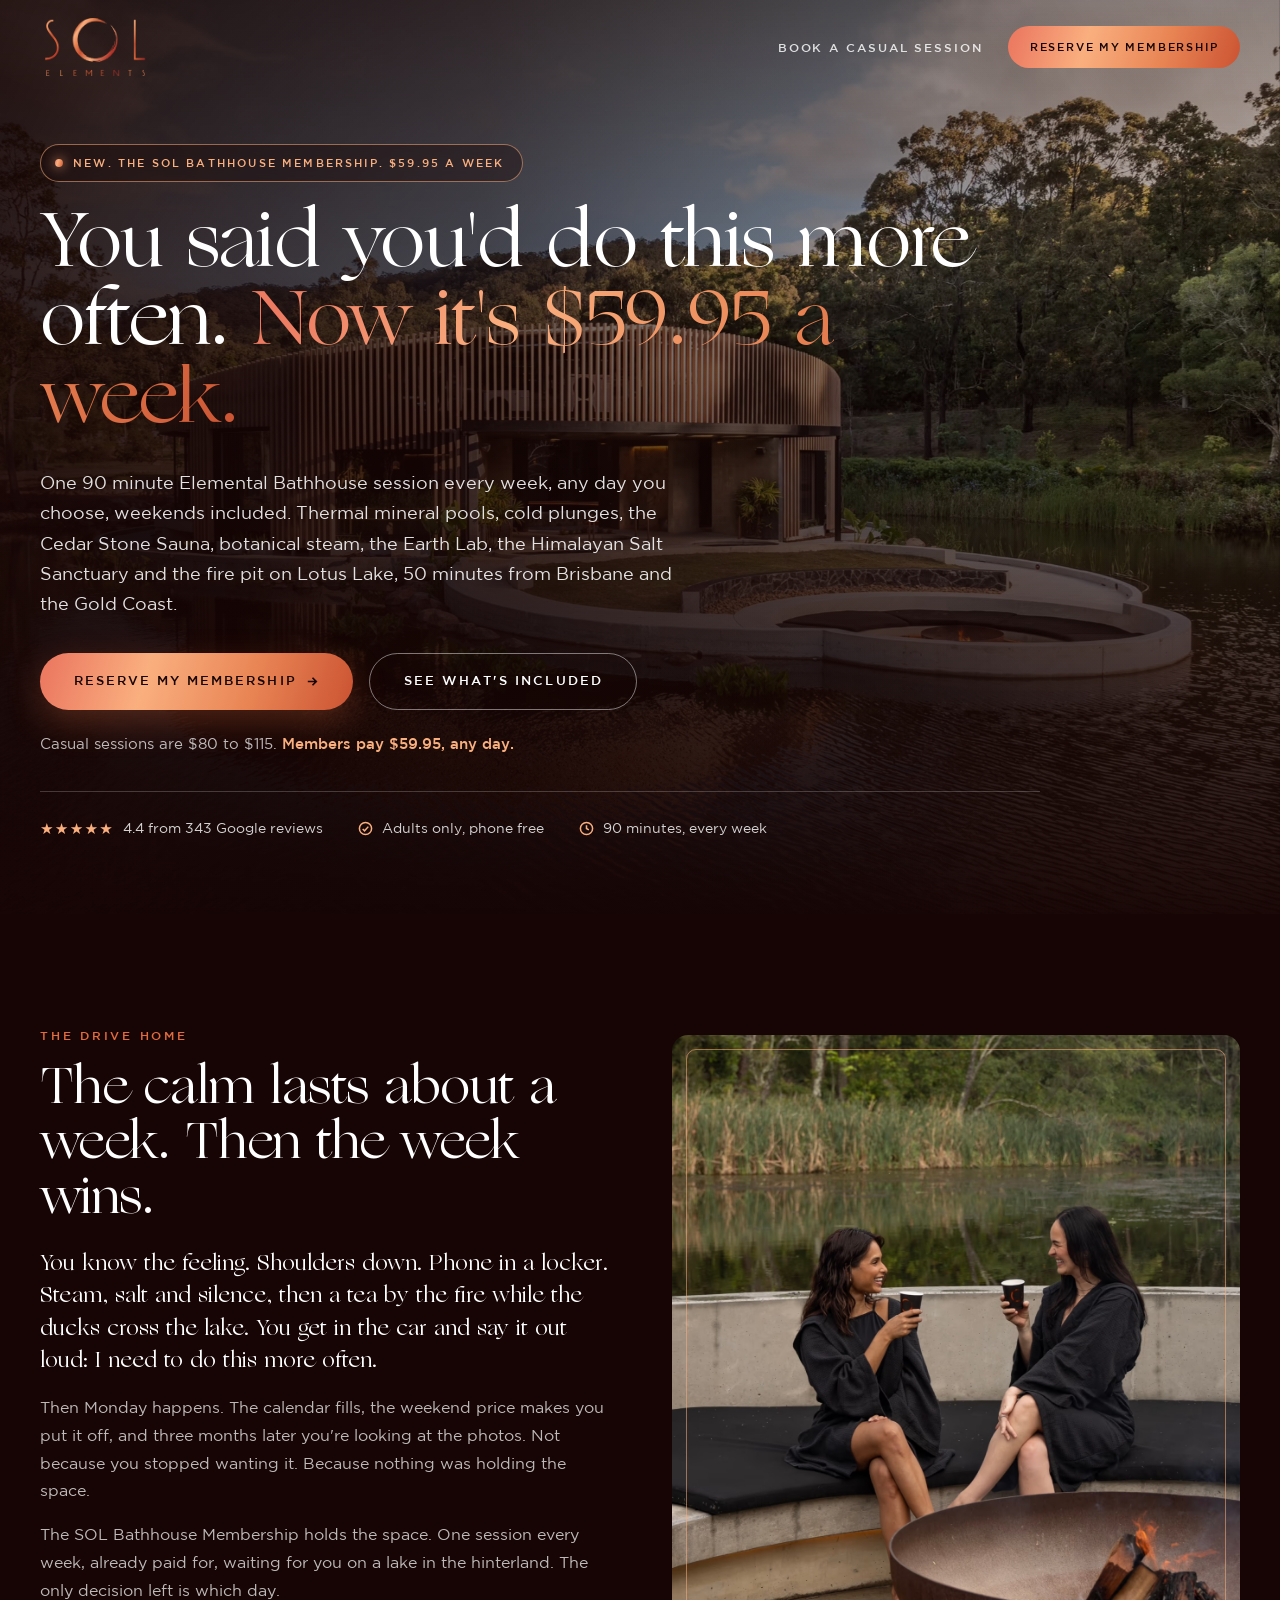
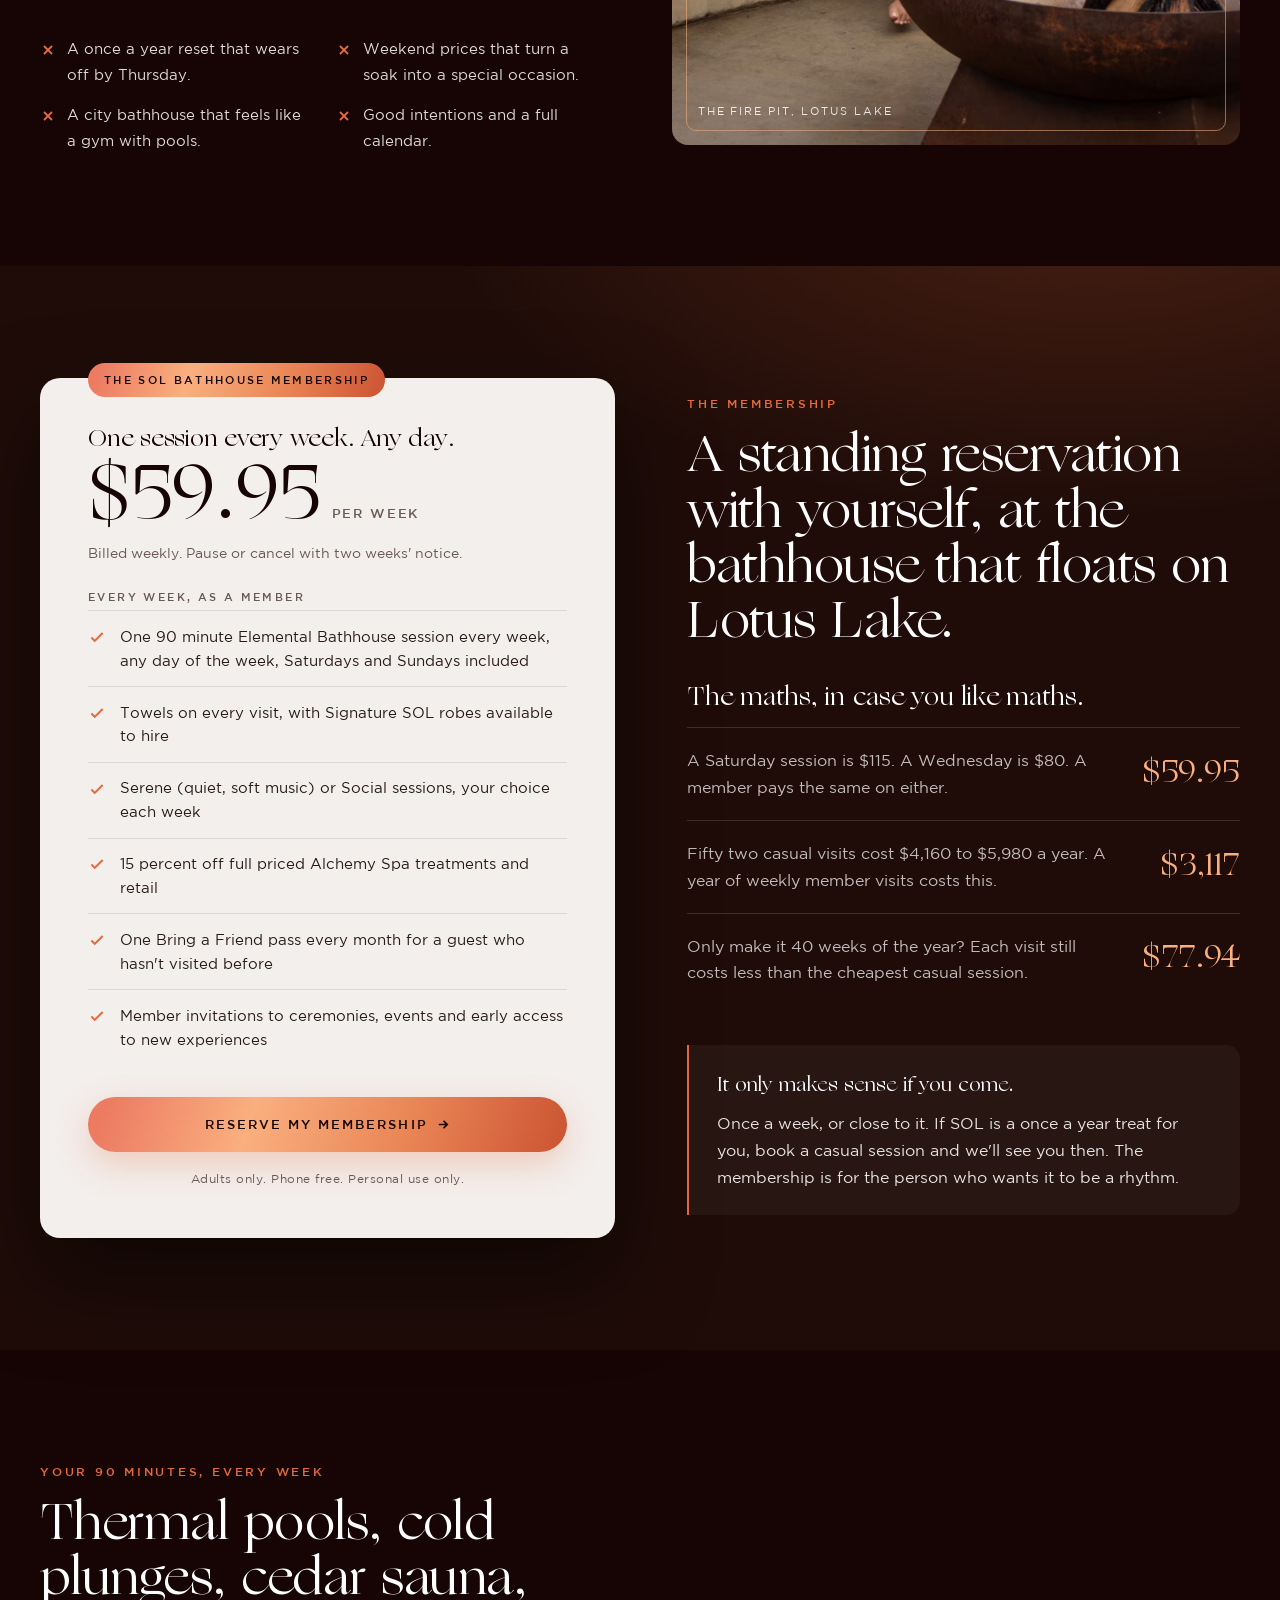
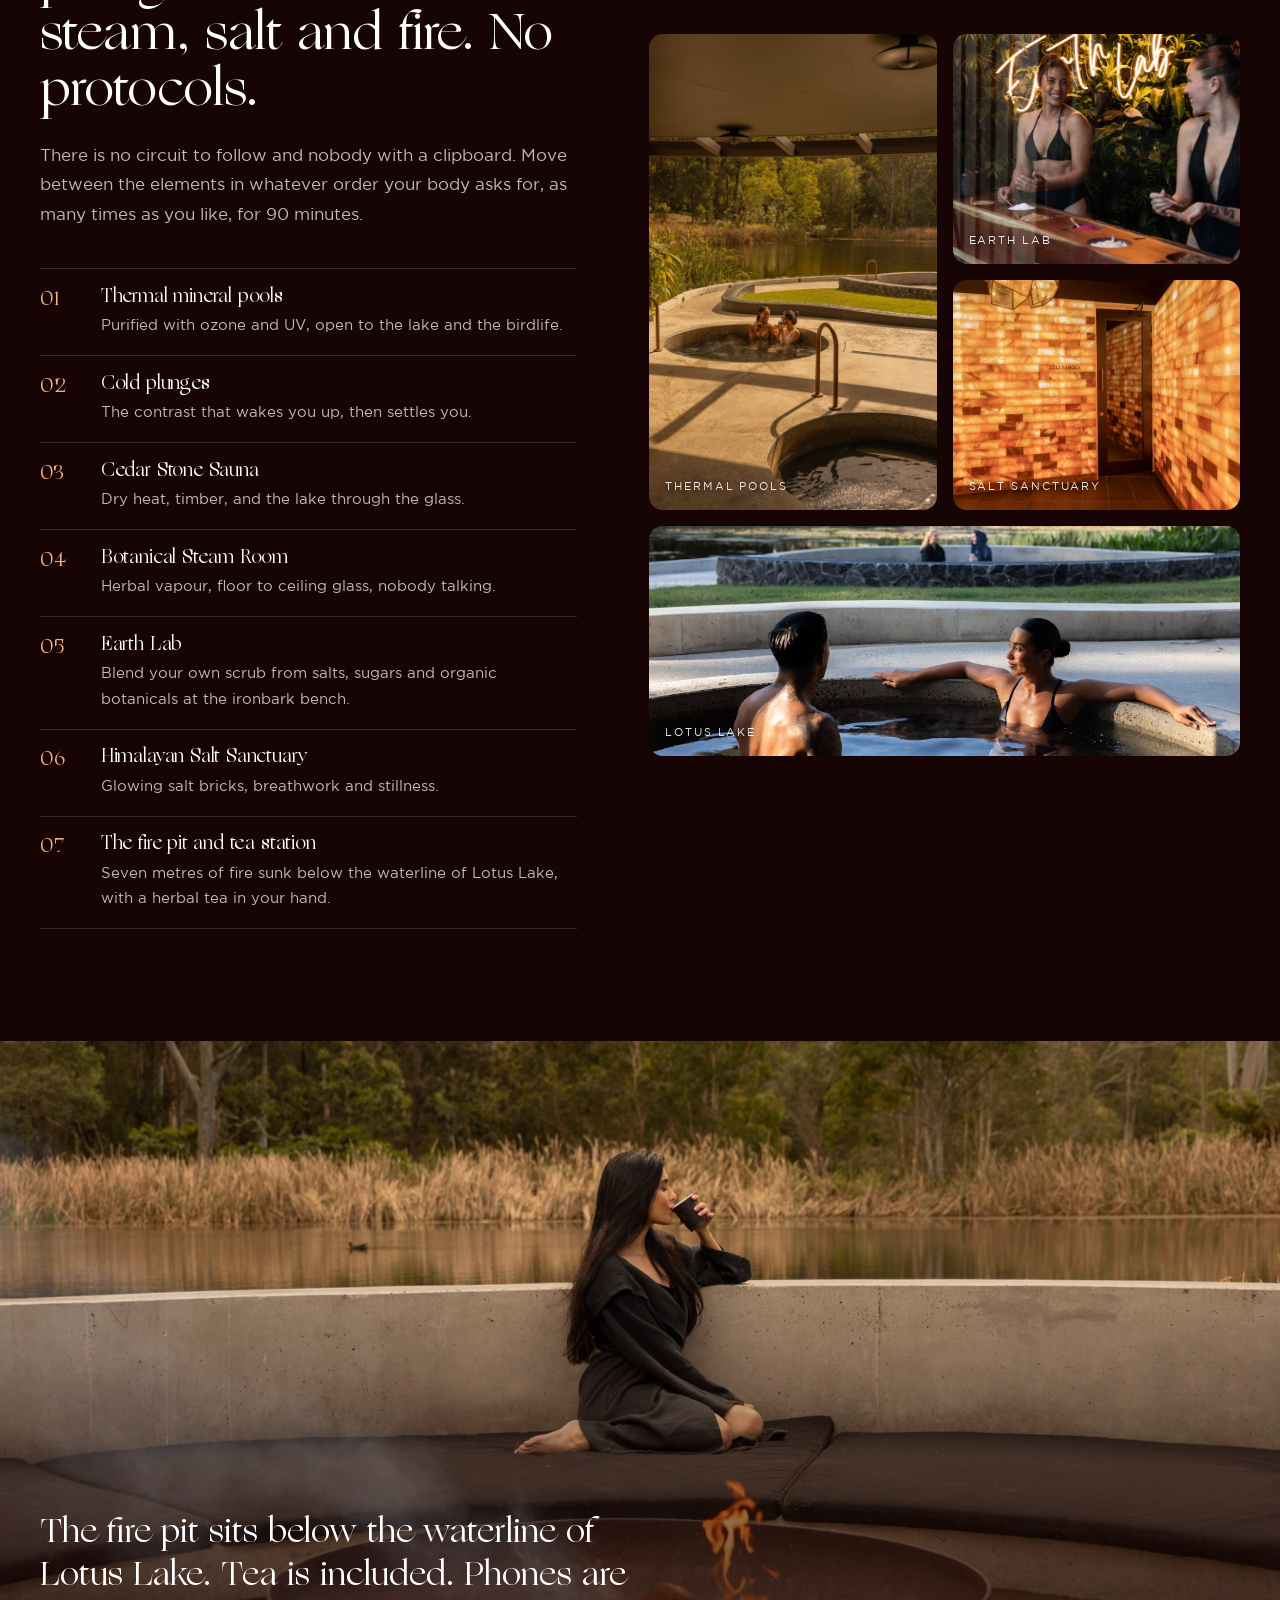
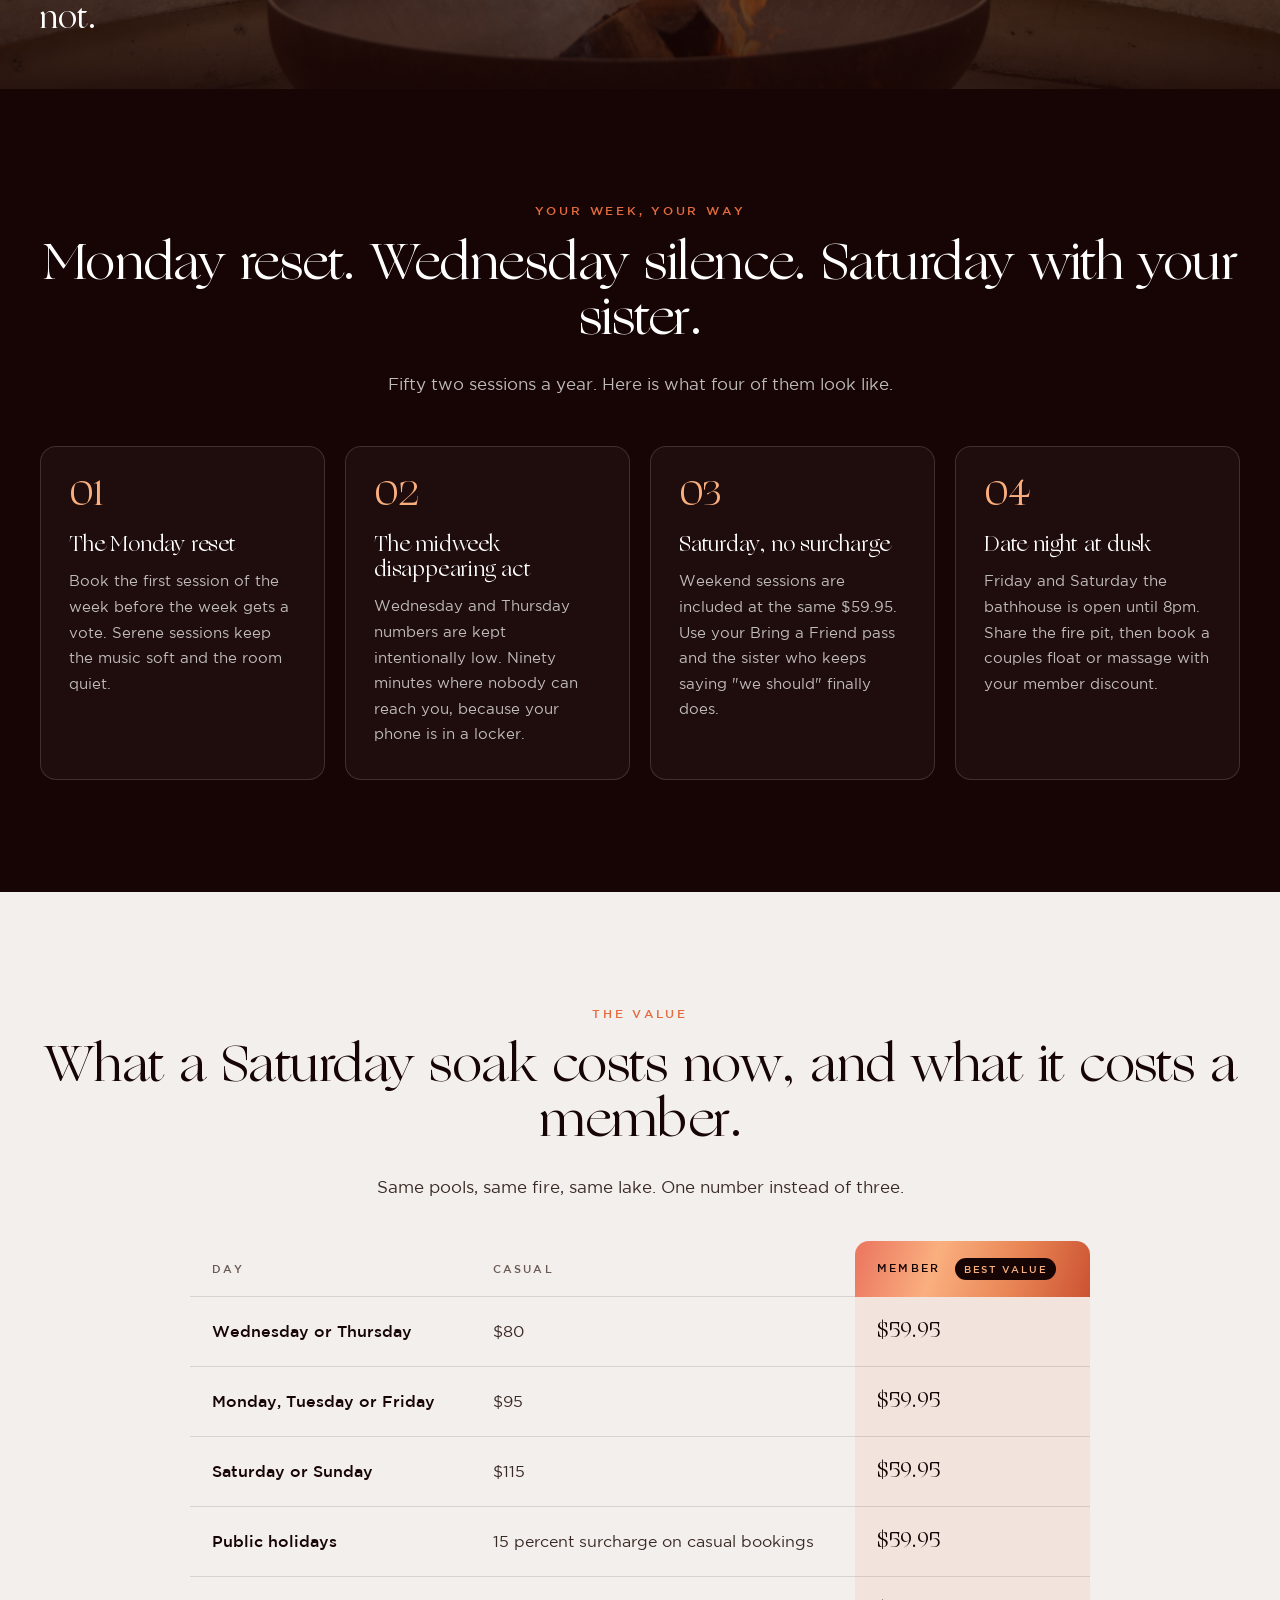
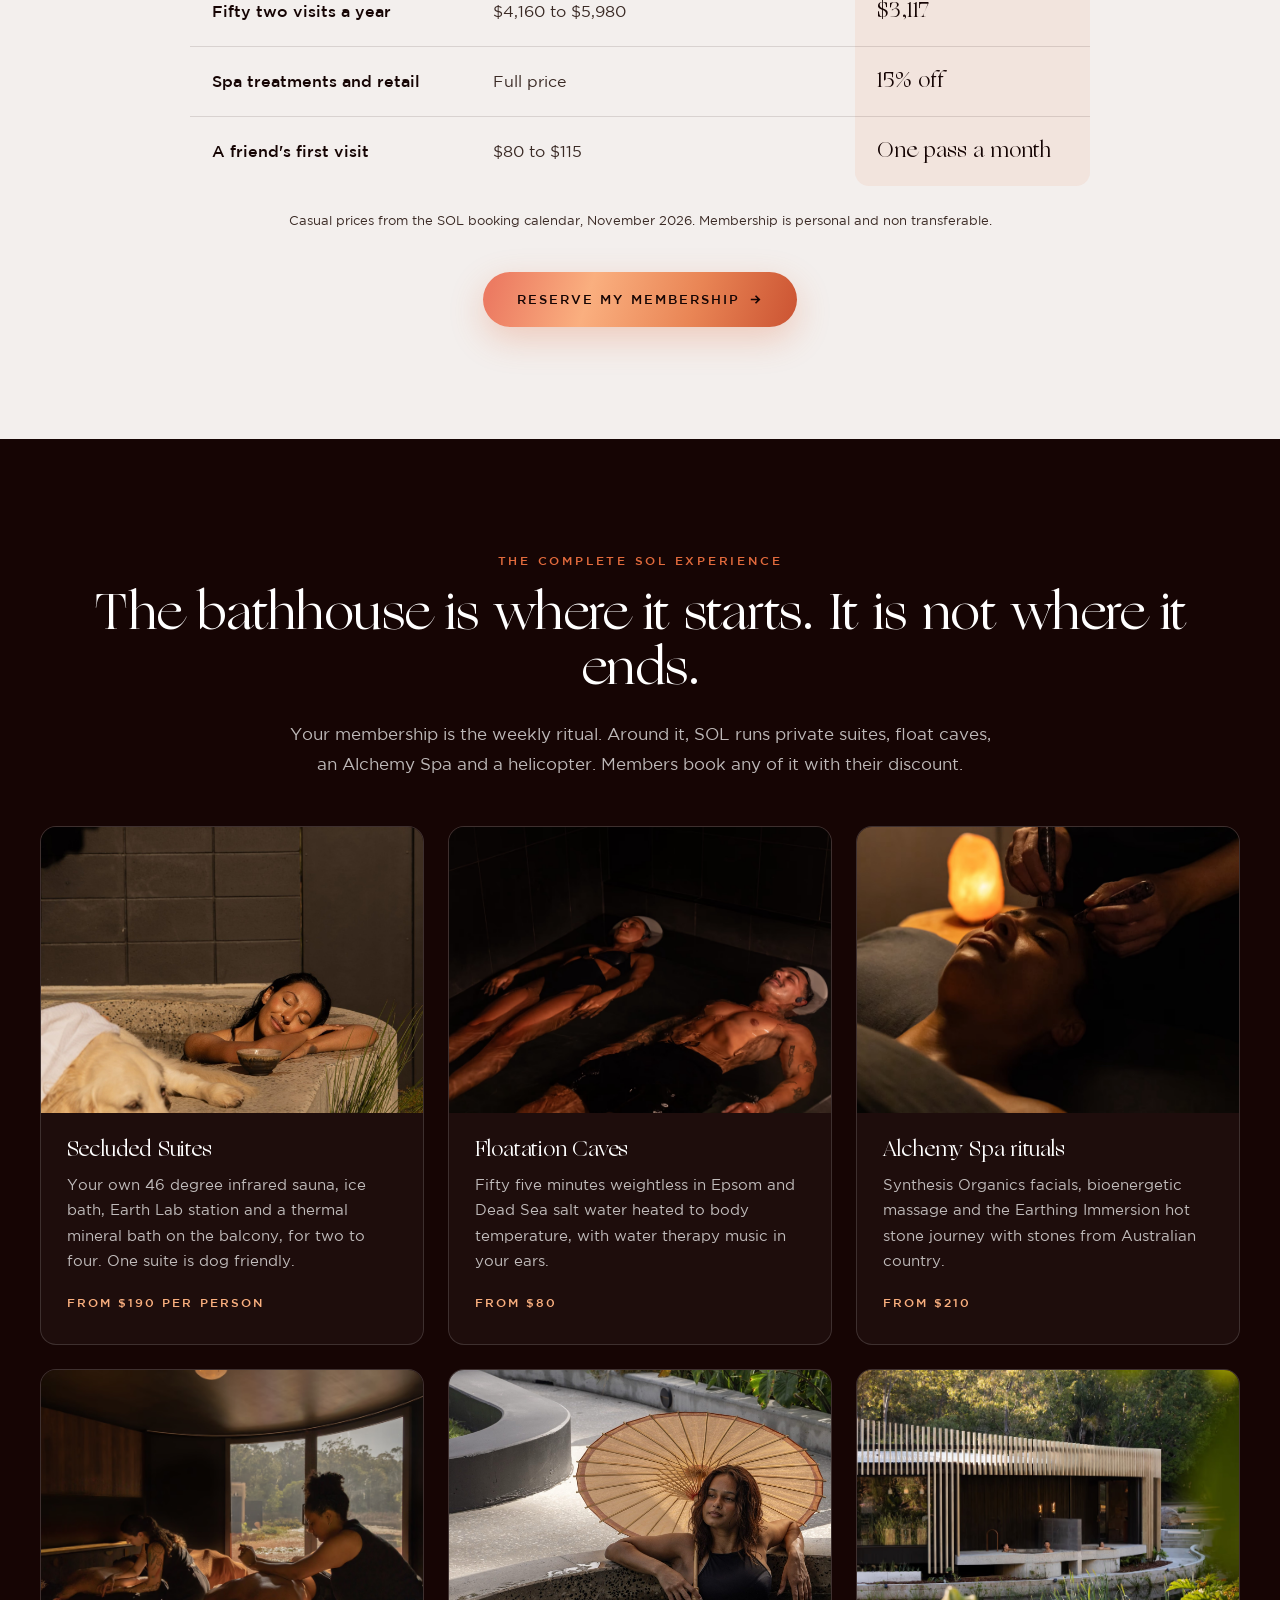
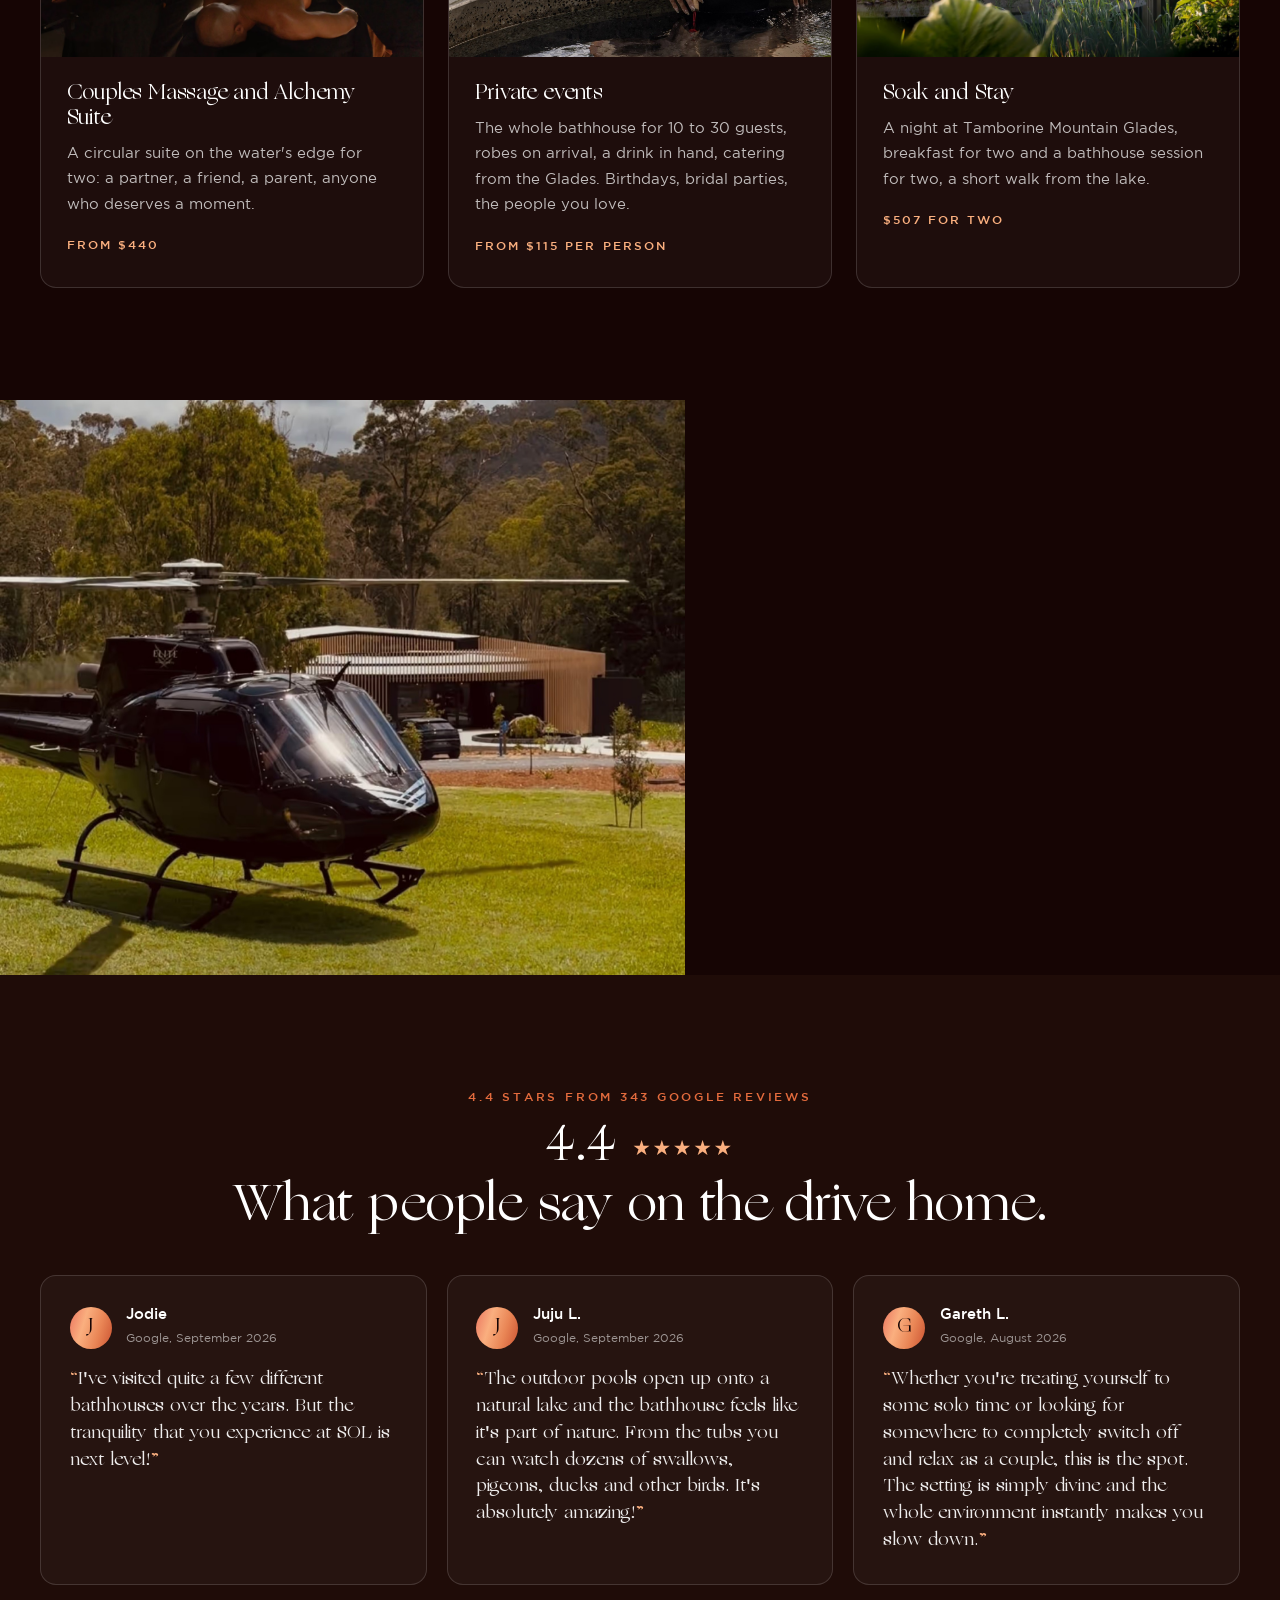
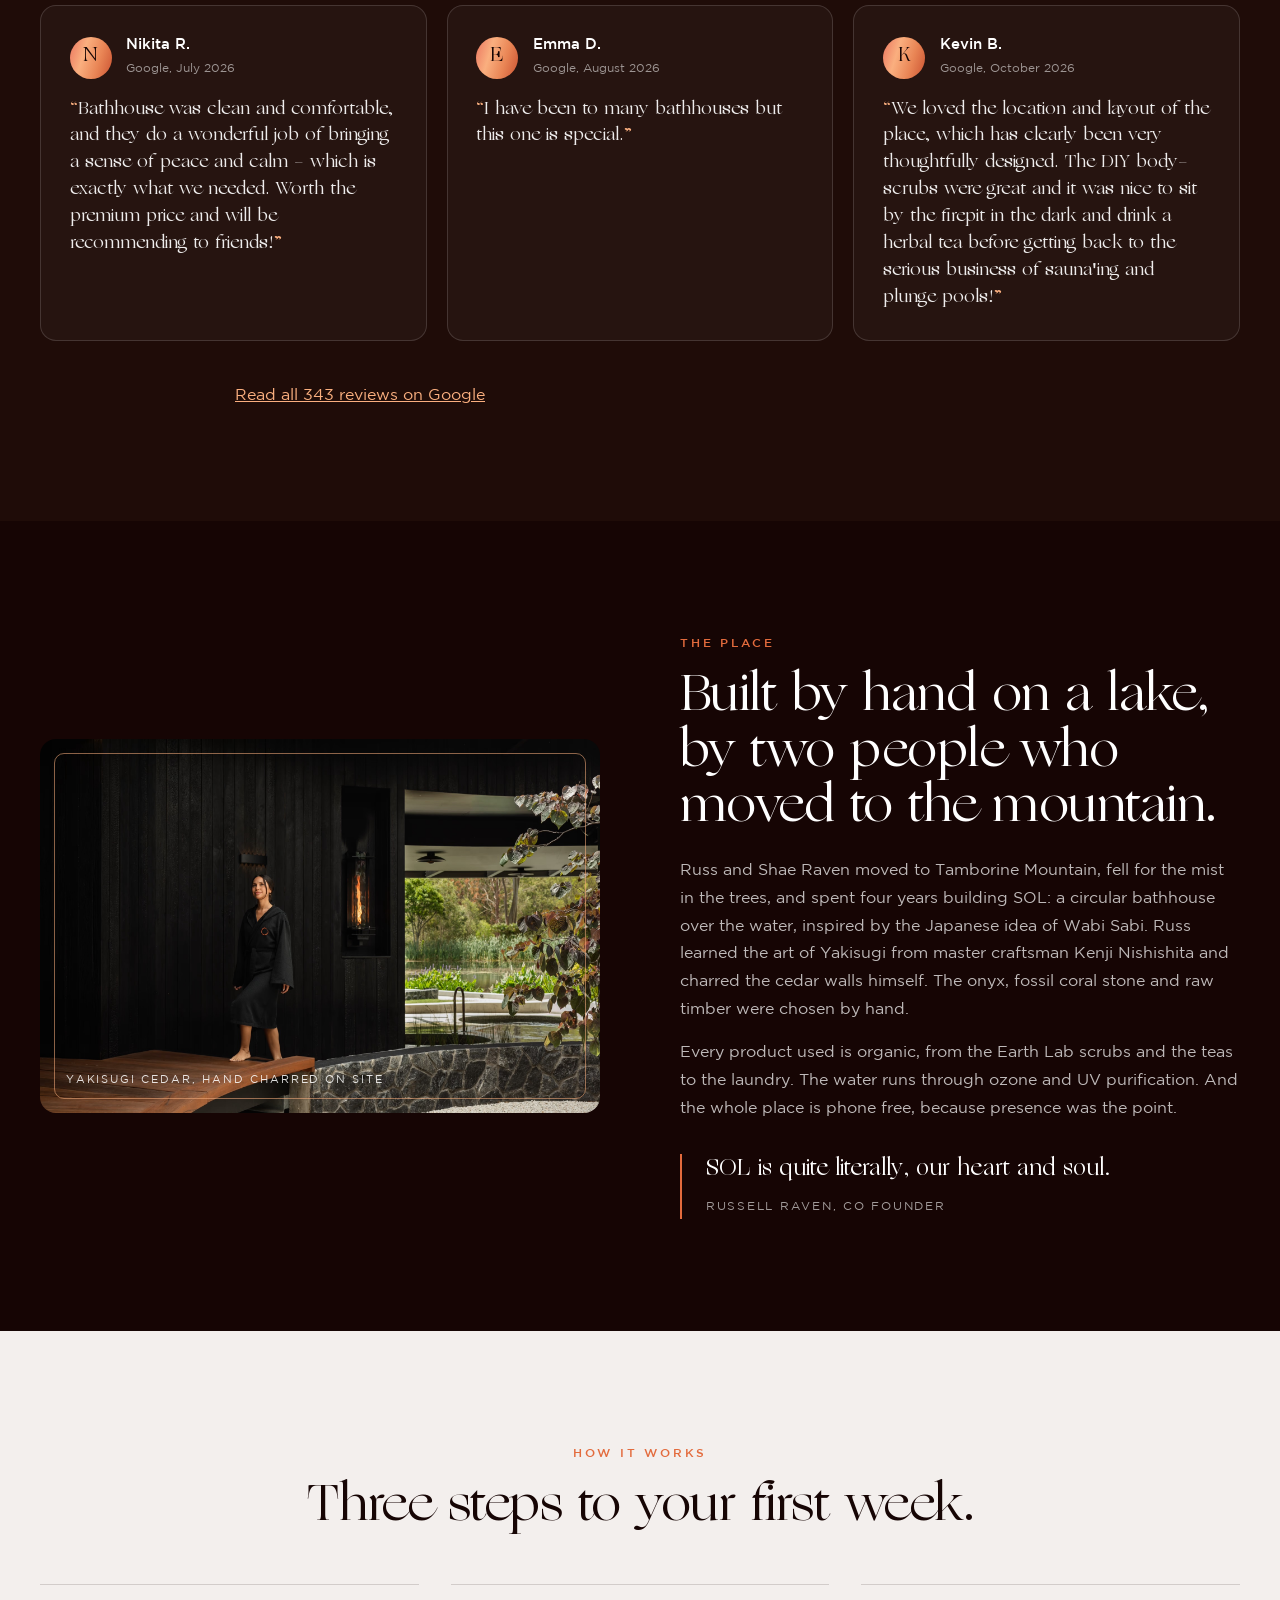
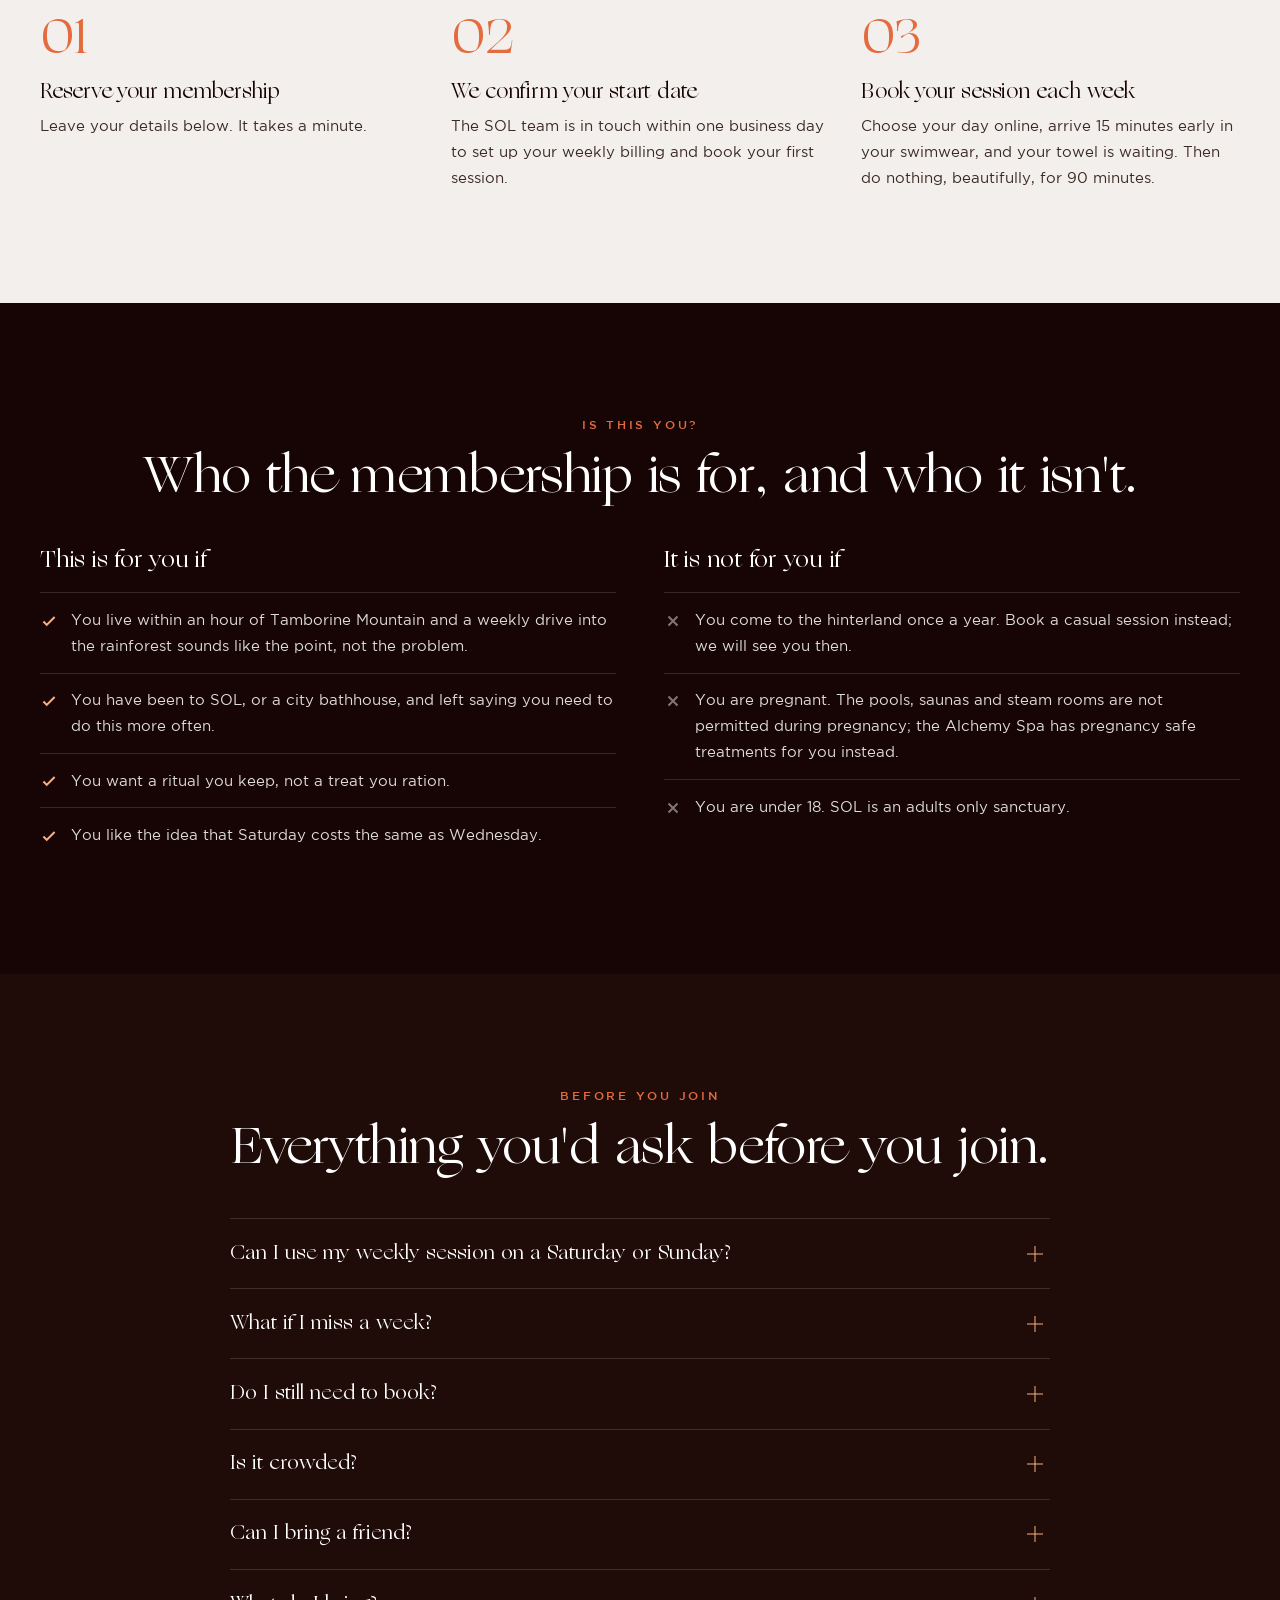
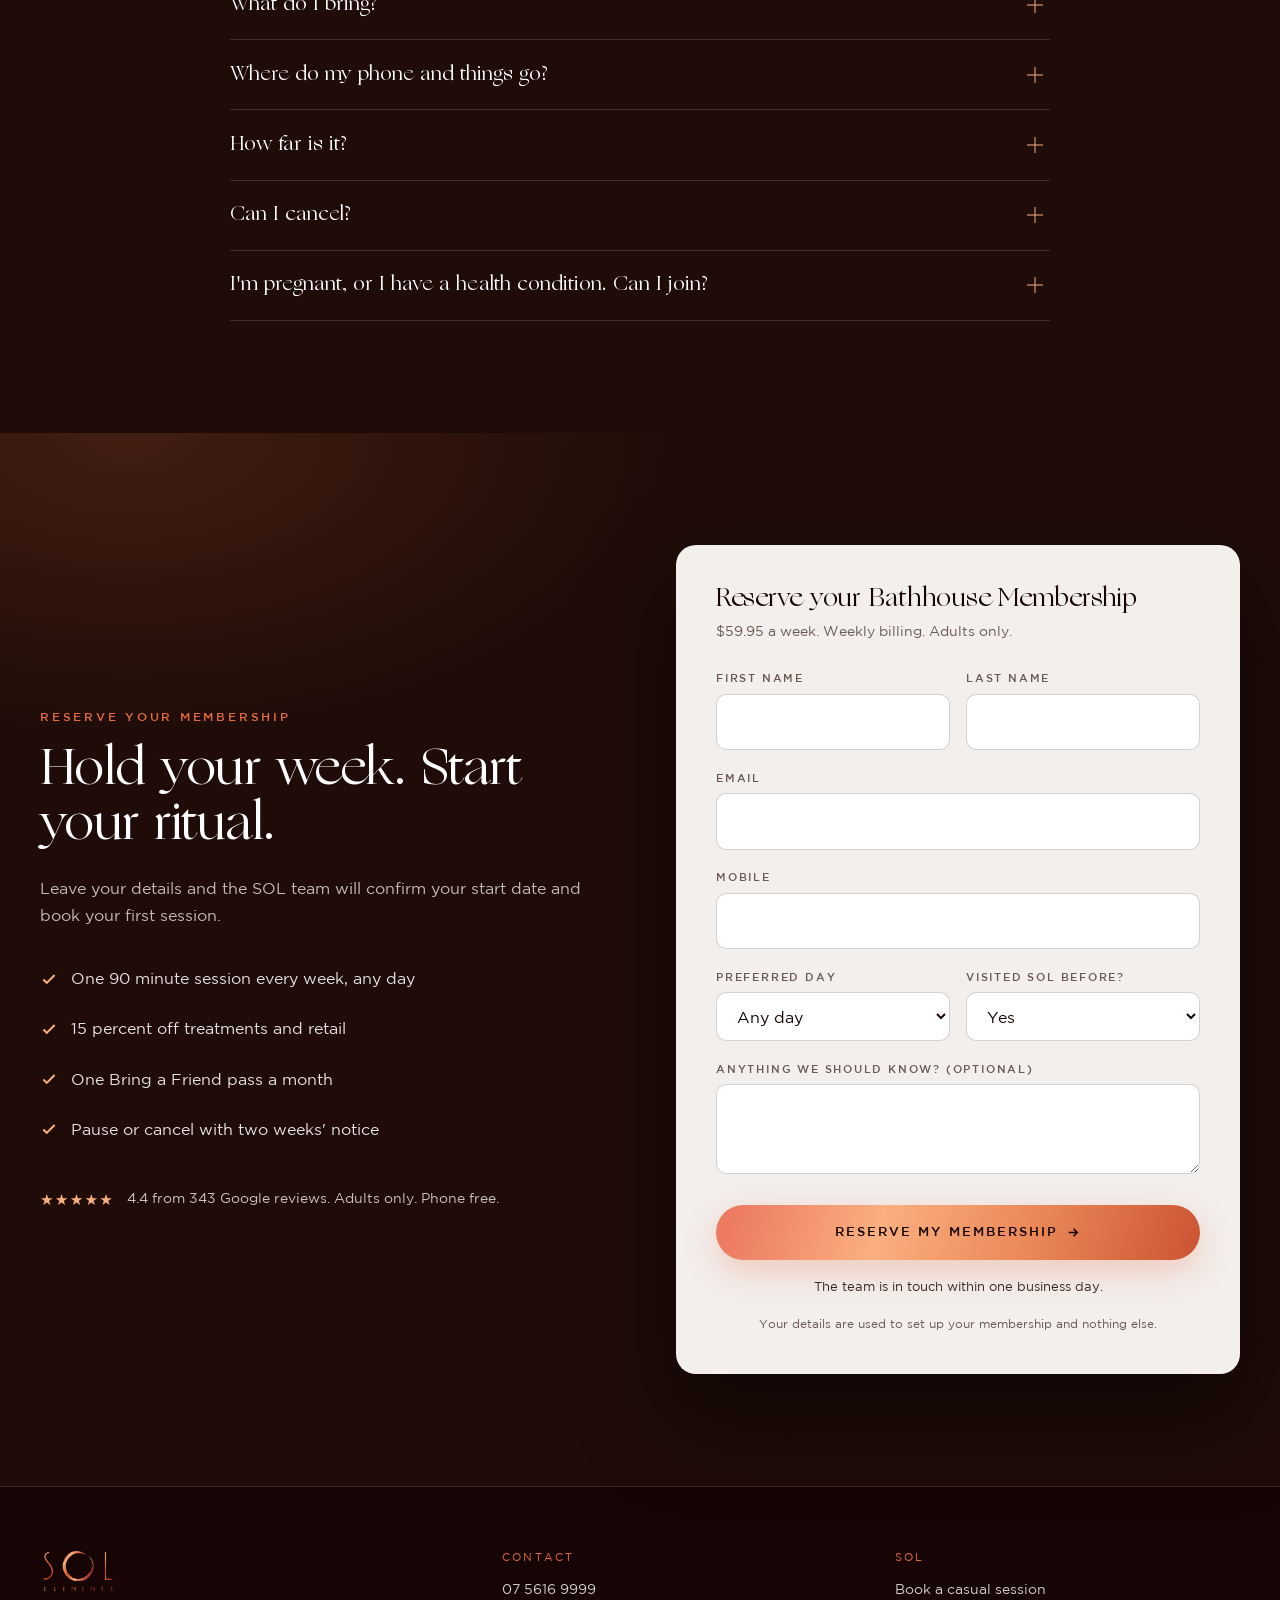
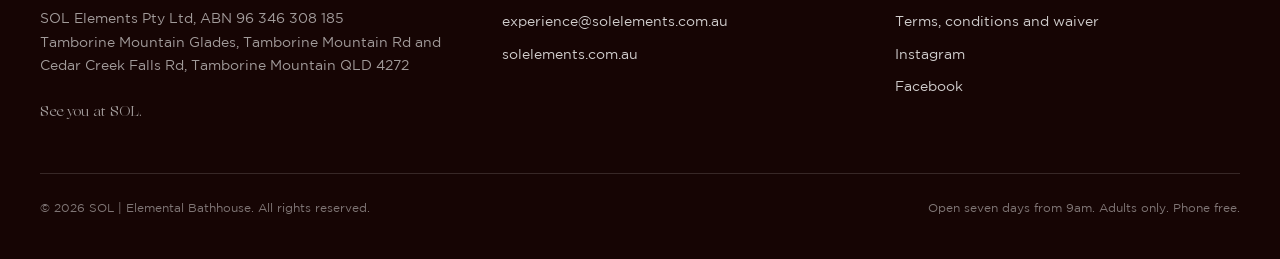
<file: index.html>
<!doctype html>
<html lang="en">
<head>
  <meta charset="utf-8">
  <meta name="viewport" content="width=device-width, initial-scale=1">
  <meta name="robots" content="noindex,nofollow">
  <title>SOL Bathhouse Membership | $59.95 a Week | SOL Elements</title>
  <meta name="description" content="One Elemental Bathhouse session every week, any day, for $59.95. Pools, plunges, sauna, steam, salt and fire on a lake, 50 minutes from Brisbane.">
  <link rel="icon" href="images/favicon.png">
  <link rel="stylesheet" href="css/normalize.css">
  <link rel="stylesheet" href="css/style.css">
  <style>
    /* ---------- SOL page tokens ---------- */
    :root {
      --cream: #f3efed;
      --espresso: #1f0c08;
      --peach: #faaf7f;
      --terra: #e36b3d;
      --grad: linear-gradient(107deg, #ec7b62 4%, #faaf7f 34%, #e98555 67%, #cb5332 100%);
      --muted: rgba(255,255,255,.72);
      --line: rgba(255,255,255,.14);
    }
    html { background: var(--dark); }
    body { background: var(--dark); color: #fff; font-size: 1.02rem; line-height: 1.7; -webkit-font-smoothing: antialiased; }
    h1, h2, h3, h4 { font-weight: 400; color: #fff; letter-spacing: -.01em; }
    h2 { font-size: clamp(2rem, 4vw, 3.3rem); line-height: 1.08; margin-bottom: 1.25rem; }
    h3 { font-size: clamp(1.25rem, 2vw, 1.6rem); line-height: 1.2; }
    p { color: var(--muted); }
    a { color: var(--peach); }
    .label { font-family: var(--font-body); font-weight: 500; font-size: .72rem; letter-spacing: .24em; color: var(--terra); margin-bottom: 1.1rem; }
    .grad { background: var(--grad); -webkit-background-clip: text; background-clip: text; color: transparent; }
    section { padding: 7rem 0; position: relative; }
    .section--cream { background: var(--cream); color: var(--dark); }
    .section--cream h2, .section--cream h3, .section--cream h4 { color: var(--dark); }
    .section--cream p { color: #3a2a25; }
    .section--cream .section__intro { color: #3a2a25; }
    .section--espresso { background: var(--espresso); }
    .section__intro { color: var(--muted); font-size: 1.08rem; }
    .section--centred .label { text-align: center; }
    .btn { font-family: var(--font-body); font-weight: 500; font-size: .8rem; letter-spacing: .16em; text-transform: uppercase; background: var(--grad); color: var(--dark); border-radius: 999px; padding: 1.05rem 2.1rem; box-shadow: 0 12px 34px rgba(227,107,61,.28); border: 0; cursor: pointer; }
    .btn:hover { transform: translateY(-2px); box-shadow: 0 16px 40px rgba(227,107,61,.4); }
    .btn svg { width: 15px; height: 15px; }
    .btn--ghost { background: transparent; color: #fff; border: 1px solid rgba(255,255,255,.45); box-shadow: none; }
    .btn--ghost:hover { border-color: #fff; box-shadow: none; }
    .section--cream .btn--ghost { color: var(--dark); border-color: rgba(22,5,4,.4); }
    .hairline { height: 1px; background: linear-gradient(90deg, transparent, rgba(250,175,127,.5), transparent); }
    .ornament { width: 48px; height: 48px; opacity: .6; margin: 0 auto 1.25rem; display: block; }

    /* ---------- Nav ---------- */
    .nav { padding: 1.1rem 0; }
    .nav--scrolled { background: rgba(22,5,4,.9); backdrop-filter: blur(14px); -webkit-backdrop-filter: blur(14px); box-shadow: 0 2px 24px rgba(0,0,0,.45); padding: .65rem 0; }
    .nav__logo img { height: 58px; width: auto; transition: height .3s; object-fit: contain; }
    .nav--scrolled .nav__logo img { height: 44px; }
    .nav__right { display: flex; align-items: center; gap: 1.6rem; }
    .nav__link { color: rgba(255,255,255,.82); text-decoration: none; font-size: .74rem; letter-spacing: .16em; text-transform: uppercase; font-weight: 500; }
    .nav__link:hover { color: #fff; }
    .nav .btn { padding: .72rem 1.35rem; font-size: .7rem; box-shadow: none; }

    /* ---------- Hero ---------- */
    .hero { min-height: 100svh; display: flex; align-items: flex-end; padding: 9rem 0 4.5rem; overflow: hidden; }
    .hero__bg { position: absolute; inset: 0; width: 100%; height: 100%; object-fit: cover; object-position: 70% 55%; z-index: 0; transform: scale(1.06); animation: heroZoom 16s ease-out forwards; }
    @keyframes heroZoom { to { transform: scale(1); } }
    .hero::after { content: ''; position: absolute; inset: 0; z-index: 1; background: linear-gradient(90deg, rgba(22,5,4,.86) 0%, rgba(22,5,4,.62) 38%, rgba(22,5,4,.22) 72%, rgba(22,5,4,.08) 100%), linear-gradient(180deg, rgba(22,5,4,.38) 0%, rgba(22,5,4,.08) 30%, rgba(22,5,4,.72) 72%, rgba(22,5,4,.98) 100%); }
    .hero__content { position: relative; z-index: 2; max-width: 1000px; }
    .badge { display: inline-flex; align-items: center; gap: .65rem; padding: .55rem 1.1rem .55rem .85rem; border: 1px solid rgba(250,175,127,.55); border-radius: 999px; background: rgba(22,5,4,.35); backdrop-filter: blur(6px); font-family: var(--font-body); font-weight: 500; font-size: .68rem; letter-spacing: .2em; text-transform: uppercase; color: var(--peach); margin-bottom: 1.6rem; }
    .badge::before { content: ''; width: 8px; height: 8px; border-radius: 50%; background: var(--grad); box-shadow: 0 0 12px rgba(250,175,127,.9); }
    .hero h1 { font-size: clamp(2.5rem, 6vw, 5.4rem); line-height: 1.02; margin-bottom: 1.5rem; max-width: 19ch; }
    .hero h1 em { font-style: normal; background: var(--grad); -webkit-background-clip: text; background-clip: text; color: transparent; }
    .hero__sub { font-size: 1.12rem; max-width: 660px; color: rgba(255,255,255,.88); margin-bottom: 2.1rem; }
    .hero__ctas { display: flex; gap: 1rem; flex-wrap: wrap; margin-bottom: 1.3rem; }
    .hero__anchor { font-size: .92rem; color: rgba(255,255,255,.72); margin-bottom: 2.2rem; }
    .hero__anchor strong { color: var(--peach); font-weight: 500; }
    .proof { display: flex; flex-wrap: wrap; gap: .8rem 2.2rem; align-items: center; font-size: .86rem; color: rgba(255,255,255,.82); padding-top: 1.5rem; border-top: 1px solid rgba(255,255,255,.2); }
    .proof__item { display: flex; align-items: center; gap: .55rem; }
    .proof__item svg { width: 15px; height: 15px; color: var(--peach); flex: 0 0 15px; }
    .stars { color: var(--peach); letter-spacing: .08em; font-size: .95rem; }
    .scroll-hint { display: none; text-align: center; padding: 1rem 0 0; background: var(--dark); font-size: .68rem; letter-spacing: .2em; text-transform: uppercase; color: rgba(255,255,255,.5); }
    .scroll-hint svg { display: block; margin: .3rem auto 0; width: 18px; height: 18px; animation: bounce 1.6s infinite; }
    @keyframes bounce { 0%,100% { transform: translateY(0); } 50% { transform: translateY(6px); } }

    /* ---------- Drive home ---------- */
    .drive .grid-2 { align-items: center; }
    .frame { position: relative; border-radius: 16px; overflow: hidden; aspect-ratio: 4 / 5; }
    .frame img { width: 100%; height: 100%; display: block; }
    .frame::after { content: ''; position: absolute; inset: 14px; border: 1px solid rgba(250,175,127,.55); border-radius: 10px; pointer-events: none; }
    .frame figcaption { position: absolute; left: 1.6rem; bottom: 1.5rem; font-size: .68rem; letter-spacing: .18em; text-transform: uppercase; color: rgba(255,255,255,.85); }
    .drive__lead { font-family: var(--font-heading); font-size: 1.35rem; color: #fff; line-height: 1.5; }
    .pain { list-style: none; padding: 0; margin: 2rem 0 0; display: grid; grid-template-columns: 1fr 1fr; gap: .9rem 1.5rem; }
    .pain li { display: flex; gap: .7rem; align-items: flex-start; color: rgba(255,255,255,.85); font-size: .95rem; }
    .pain svg { flex: 0 0 16px; width: 16px; height: 16px; margin-top: .35rem; color: var(--terra); }

    /* ---------- Offer ---------- */
    .offer { background: radial-gradient(1100px 600px at 85% -10%, rgba(227,107,61,.22), transparent 60%), var(--espresso); }
    .offer__grid { display: grid; grid-template-columns: 1.02fr .98fr; gap: 4.5rem; align-items: start; }
    .price-card { background: var(--cream); color: var(--dark); border-radius: 20px; padding: 3rem; position: relative; box-shadow: 0 40px 90px rgba(0,0,0,.5); }
    .price-card__tag { position: absolute; top: -15px; left: 3rem; background: var(--grad); color: var(--dark); font-size: .66rem; letter-spacing: .22em; text-transform: uppercase; font-weight: 500; padding: .5rem 1rem; border-radius: 999px; }
    .price-card h3 { color: var(--dark); font-size: 1.5rem; margin-bottom: .25rem; }
    .price { display: flex; align-items: baseline; gap: .6rem; margin: .4rem 0 .2rem; }
    .price__amount { font-family: var(--font-heading); font-size: clamp(3.6rem, 6vw, 5.2rem); line-height: 1; color: var(--dark); }
    .price__unit { font-size: .82rem; color: #6b5a54; letter-spacing: .14em; text-transform: uppercase; font-weight: 500; }
    .price__line { color: #6b5a54; font-size: .9rem; margin-bottom: 1.6rem; max-width: none; }
    .inc { list-style: none; padding: 0; margin: 0 0 2rem; }
    .inc h4 { font-family: var(--font-body); font-size: .68rem; letter-spacing: .22em; text-transform: uppercase; color: #6b5a54; margin-bottom: .4rem; font-weight: 500; }
    .inc li { display: flex; gap: .9rem; padding: .85rem 0; border-top: 1px solid rgba(22,5,4,.1); color: #2a1b16; font-size: .96rem; line-height: 1.55; }
    .inc li svg { flex: 0 0 18px; width: 18px; height: 18px; color: var(--terra); margin-top: .2rem; }
    .price-card .btn { width: 100%; justify-content: center; }
    .price-card__reassure { font-size: .78rem; color: #6b5a54; text-align: center; margin-top: 1rem; max-width: none; letter-spacing: .04em; }
    .maths { padding-top: 1rem; }
    .maths__row { display: grid; grid-template-columns: 1fr auto; align-items: center; gap: 1.5rem; padding: 1.2rem 0; border-top: 1px solid var(--line); }
    .maths__row:last-of-type { border-bottom: 1px solid var(--line); }
    .maths__row p { margin: 0; font-size: .98rem; }
    .maths__num { font-family: var(--font-heading); font-size: 2rem; color: var(--peach); white-space: nowrap; line-height: 1; }
    .maths__num small { font-size: .9rem; color: rgba(255,255,255,.55); font-family: var(--font-body); letter-spacing: .06em; }
    .admission { margin-top: 2.5rem; padding: 1.5rem 1.75rem; border-left: 2px solid var(--terra); background: rgba(255,255,255,.04); border-radius: 0 14px 14px 0; }
    .admission p { color: rgba(255,255,255,.88); font-size: 1rem; }
    .admission .k { font-family: var(--font-heading); font-size: 1.25rem; color: #fff; display: block; margin-bottom: .4rem; }

    /* ---------- Elements ---------- */
    .elements__grid { display: grid; grid-template-columns: 1fr 1.1fr; gap: 4.5rem; align-items: center; }
    .elist { list-style: none; padding: 0; margin: 0; }
    .elist li { display: grid; grid-template-columns: 2.8rem 1fr; gap: 1rem; padding: 1.1rem 0; border-top: 1px solid var(--line); }
    .elist li:last-child { border-bottom: 1px solid var(--line); }
    .elist .n { font-family: var(--font-heading); color: var(--peach); font-size: 1.2rem; line-height: 1.5; }
    .elist h3 { font-size: 1.15rem; margin-bottom: .2rem; }
    .elist p { font-size: .94rem; margin: 0; }
    .mosaic { display: grid; grid-template-columns: 1fr 1fr; grid-auto-rows: 230px; gap: 1rem; }
    .mosaic figure { position: relative; margin: 0; border-radius: 14px; overflow: hidden; }
    .mosaic img { width: 100%; height: 100%; display: block; transition: transform .8s ease; }
    .mosaic figure:hover img { transform: scale(1.04); }
    .mosaic figcaption { position: absolute; left: 1rem; bottom: .9rem; font-size: .66rem; letter-spacing: .18em; text-transform: uppercase; color: rgba(255,255,255,.9); text-shadow: 0 1px 8px rgba(0,0,0,.6); }
    .mosaic figure:nth-child(1) { grid-row: span 2; }
    .mosaic figure:nth-child(4) { grid-column: span 2; }

    /* ---------- Image breaks ---------- */
    .break { padding: 0; height: 72vh; min-height: 440px; overflow: hidden; }
    .break img { position: absolute; inset: 0; width: 100%; height: 100%; object-fit: cover; }
    .break::after { content: ''; position: absolute; inset: 0; background: linear-gradient(180deg, rgba(22,5,4,.0) 40%, rgba(22,5,4,.85) 100%); }
    .break__cap { position: absolute; left: 0; right: 0; bottom: 3rem; z-index: 2; }
    .break__cap p { font-family: var(--font-heading); font-size: clamp(1.35rem, 2.6vw, 2.1rem); color: #fff; max-width: 620px; line-height: 1.3; }

    /* ---------- Weeks ---------- */
    .weeks { display: grid; grid-template-columns: repeat(4, 1fr); gap: 1.25rem; margin-top: 3rem; }
    .wcard { background: rgba(255,255,255,.035); border: 1px solid var(--line); border-radius: 16px; padding: 2rem 1.75rem; transition: transform .25s ease, border-color .25s ease, background .25s ease; }
    .wcard:hover { transform: translateY(-5px); border-color: rgba(250,175,127,.5); background: rgba(255,255,255,.05); }
    .wcard .n { font-family: var(--font-heading); font-size: 2.2rem; color: var(--peach); line-height: 1; margin-bottom: 1.2rem; display: block; }
    .wcard h3 { font-size: 1.3rem; margin-bottom: .6rem; }
    .wcard p { font-size: .94rem; margin: 0; }

    /* ---------- Value table ---------- */
    .vt-wrap { overflow-x: auto; margin: 0 auto; max-width: 900px; }
    .vt { width: 100%; border-collapse: separate; border-spacing: 0; font-size: .98rem; }
    .vt th, .vt td { padding: 1.05rem 1.35rem; text-align: left; border-bottom: 1px solid rgba(22,5,4,.12); vertical-align: middle; }
    .vt th { font-family: var(--font-body); font-weight: 500; font-size: .7rem; letter-spacing: .2em; text-transform: uppercase; color: #6b5a54; }
    .vt th.member { background: var(--grad); color: var(--dark); border-radius: 14px 14px 0 0; border-bottom: 0; }
    .vt td.member { background: rgba(227,107,61,.09); font-family: var(--font-heading); font-size: 1.3rem; color: var(--dark); }
    .vt tr:last-child td.member { border-radius: 0 0 14px 14px; }
    .vt td.day { color: var(--dark); font-weight: 500; }
    .vt td.casual { color: #3a2a25; }
    .vt tr:last-child td { border-bottom: 0; }
    .vt__note { text-align: center; max-width: none; font-size: .82rem; color: #6b5a54; margin: 1.5rem auto 2.5rem; }
    .vt__best { display: inline-block; margin-left: .6rem; font-size: .6rem; letter-spacing: .18em; background: var(--dark); color: var(--peach); padding: .2rem .55rem; border-radius: 999px; vertical-align: middle; }

    /* ---------- Beyond ---------- */
    .xgrid { display: grid; grid-template-columns: repeat(3, 1fr); gap: 1.5rem; margin-top: 3rem; }
    .xcard { background: rgba(255,255,255,.035); border: 1px solid var(--line); border-radius: 16px; overflow: hidden; transition: transform .25s ease, border-color .25s ease; }
    .xcard:hover { transform: translateY(-5px); border-color: rgba(250,175,127,.5); }
    .xcard__img { aspect-ratio: 4 / 3; overflow: hidden; }
    .xcard__img img { width: 100%; height: 100%; display: block; transition: transform .8s ease; }
    .xcard:hover .xcard__img img { transform: scale(1.05); }
    .xcard__body { padding: 1.6rem 1.6rem 1.8rem; }
    .xcard h3 { font-size: 1.3rem; margin-bottom: .5rem; }
    .xcard p { font-size: .93rem; margin-bottom: .9rem; }
    .xcard .from { font-family: var(--font-body); font-weight: 500; font-size: .72rem; letter-spacing: .18em; text-transform: uppercase; color: var(--peach); }
    .soar { padding: 0; }
    .soar__grid { display: grid; grid-template-columns: 1.15fr 1fr; min-height: 560px; }
    .soar__img { position: relative; overflow: hidden; }
    .soar__img img { position: absolute; inset: 0; width: 100%; height: 100%; object-fit: cover; object-position: center 40%; }
    .soar__text { padding: 5rem 5rem; display: flex; flex-direction: column; justify-content: center; background: radial-gradient(800px 500px at 100% 100%, rgba(227,107,61,.18), transparent 60%), var(--espresso); }
    .soar__text h3 { font-size: clamp(2rem, 3.4vw, 3rem); margin-bottom: 1rem; }
    .soar__text .from { font-family: var(--font-body); font-weight: 500; font-size: .72rem; letter-spacing: .18em; text-transform: uppercase; color: var(--peach); margin-top: 1rem; display: block; }

    /* ---------- Reviews ---------- */
    .rating { display: flex; justify-content: center; align-items: center; gap: 1rem; margin-bottom: .5rem; }
    .rating .big { font-family: var(--font-heading); font-size: 3rem; color: #fff; line-height: 1; }
    .rating .stars { font-size: 1.3rem; }
    .rgrid { display: grid; grid-template-columns: repeat(3, 1fr); gap: 1.25rem; margin-top: 2.5rem; }
    .rev { background: rgba(255,255,255,.035); border: 1px solid var(--line); border-radius: 16px; padding: 1.8rem; display: flex; flex-direction: column; gap: 1rem; }
    .rev__head { display: flex; align-items: center; gap: .9rem; }
    .rev__avatar { width: 42px; height: 42px; border-radius: 50%; background: var(--grad); color: var(--dark); font-family: var(--font-heading); font-size: 1.2rem; display: flex; align-items: center; justify-content: center; flex: 0 0 42px; }
    .rev__name { font-weight: 500; font-size: .95rem; color: #fff; display: block; line-height: 1.2; }
    .rev__meta { font-size: .76rem; color: rgba(255,255,255,.55); }
    .rev__q { font-family: var(--font-heading); font-size: 1.12rem; color: rgba(255,255,255,.92); line-height: 1.5; margin: 0; }
    .rev__q::before { content: '\201C'; color: var(--peach); }
    .rev__q::after { content: '\201D'; color: var(--peach); }
    .rgrid__link { text-align: center; margin-top: 2.5rem; }

    /* ---------- Place ---------- */
    .place .grid-2 { gap: 5rem; align-items: center; }
    .pull { margin: 2rem 0 0; padding-left: 1.5rem; border-left: 2px solid var(--terra); }
    .pull p { font-family: var(--font-heading); font-size: 1.4rem; color: #fff; line-height: 1.4; margin-bottom: .4rem; }
    .pull cite { font-style: normal; font-size: .78rem; letter-spacing: .14em; text-transform: uppercase; color: rgba(255,255,255,.6); }

    /* ---------- Steps ---------- */
    .steps { display: grid; grid-template-columns: repeat(3, 1fr); gap: 2rem; margin-top: 3rem; }
    .step { padding: 2rem 0 0; border-top: 1px solid rgba(22,5,4,.15); }
    .step .n { font-family: var(--font-heading); font-size: 3rem; line-height: 1; color: var(--terra); display: block; margin-bottom: 1rem; }
    .step h3 { font-size: 1.3rem; margin-bottom: .5rem; }
    .step p { font-size: .95rem; margin: 0; }

    /* ---------- For / not for ---------- */
    .fit { display: grid; grid-template-columns: 1fr 1fr; gap: 3rem; margin-top: 2.5rem; }
    .fit h3 { font-size: 1.5rem; margin-bottom: 1rem; }
    .fit ul { list-style: none; padding: 0; margin: 0; }
    .fit li { display: flex; gap: .8rem; align-items: flex-start; padding: .85rem 0; border-top: 1px solid var(--line); color: rgba(255,255,255,.86); font-size: .96rem; }
    .fit li svg { flex: 0 0 18px; width: 18px; height: 18px; margin-top: .3rem; }
    .fit--yes svg { color: var(--peach); }
    .fit--no svg { color: rgba(255,255,255,.45); }

    /* ---------- FAQ ---------- */
    .faq { max-width: 820px; margin: 2.5rem auto 0; }
    .faq__item { border-top: 1px solid var(--line); }
    .faq__item:last-child { border-bottom: 1px solid var(--line); }
    .faq__q { width: 100%; background: none; border: 0; color: #fff; font-family: var(--font-heading); font-size: 1.25rem; text-align: left; padding: 1.35rem 3rem 1.35rem 0; position: relative; cursor: pointer; line-height: 1.3; }
    .faq__icon { position: absolute; right: .25rem; top: 50%; width: 22px; height: 22px; transform: translateY(-50%); }
    .faq__icon::before, .faq__icon::after { content: ''; position: absolute; background: var(--peach); left: 50%; top: 50%; transform: translate(-50%, -50%); transition: transform .3s ease; }
    .faq__icon::before { width: 16px; height: 1px; }
    .faq__icon::after { width: 1px; height: 16px; }
    .faq__item.open .faq__icon::after { transform: translate(-50%, -50%) rotate(90deg); }
    .faq__a { max-height: 0; overflow: hidden; transition: max-height .4s ease; }
    .faq__a p { padding: 0 2rem 1.5rem 0; max-width: none; font-size: .98rem; }

    /* ---------- Reserve ---------- */
    .reserve { background: radial-gradient(900px 500px at 10% 0%, rgba(227,107,61,.18), transparent 60%), var(--espresso); }
    .reserve__grid { display: grid; grid-template-columns: 1fr 1fr; gap: 4.5rem; align-items: center; }
    .benefits { list-style: none; padding: 0; margin: 1.5rem 0 2rem; }
    .benefits li { display: flex; gap: .8rem; align-items: flex-start; padding: .7rem 0; color: rgba(255,255,255,.88); }
    .benefits svg { flex: 0 0 18px; width: 18px; height: 18px; color: var(--peach); margin-top: .3rem; }
    .reserve__proof { display: flex; align-items: center; gap: .8rem; font-size: .88rem; color: rgba(255,255,255,.75); }
    .form-card { background: var(--cream); color: var(--dark); border-radius: 20px; padding: 2.5rem; box-shadow: 0 40px 90px rgba(0,0,0,.5); }
    .form-card h3 { color: var(--dark); font-size: 1.6rem; margin-bottom: .3rem; }
    .form-card__sub { color: #6b5a54; font-size: .88rem; margin-bottom: 1.5rem; max-width: none; }
    .lead-form label { display: block; font-size: .7rem; letter-spacing: .16em; text-transform: uppercase; color: #6b5a54; font-weight: 500; margin: 0 0 .4rem; }
    .lead-form input, .lead-form select, .lead-form textarea { width: 100%; font-family: var(--font-body); font-size: 1rem; color: var(--dark); background: #fff; border: 1px solid rgba(22,5,4,.18); border-radius: 10px; padding: .85rem 1rem; margin-bottom: 1.1rem; }
    .lead-form input:focus, .lead-form select:focus, .lead-form textarea:focus { outline: 2px solid rgba(227,107,61,.5); border-color: var(--terra); }
    .lead-form textarea { min-height: 90px; resize: vertical; }
    .form-row { display: grid; grid-template-columns: 1fr 1fr; gap: 1rem; }
    .lead-form .btn { width: 100%; justify-content: center; margin-top: .25rem; }
    .form__after { text-align: center; font-size: .82rem; color: #3a2a25; margin-top: 1rem; max-width: none; }
    .form__privacy { text-align: center; font-size: .74rem; color: #6b5a54; margin-top: .4rem; max-width: none; }

    /* ---------- Footer ---------- */
    .footer { background: var(--dark); padding: 4rem 0 2.5rem; border-top: 1px solid var(--line); }
    .footer__grid { display: grid; grid-template-columns: 1.2fr 1fr 1fr; gap: 3rem; align-items: start; }
    .footer img { height: 40px; width: auto; margin-bottom: 1rem; }
    .footer p { font-size: .86rem; color: rgba(255,255,255,.6); }
    .footer h4 { font-family: var(--font-body); font-size: .7rem; letter-spacing: .2em; text-transform: uppercase; color: var(--terra); margin-bottom: .8rem; }
    .footer ul { list-style: none; padding: 0; margin: 0; }
    .footer li { margin-bottom: .5rem; font-size: .9rem; }
    .footer a { color: rgba(255,255,255,.8); text-decoration: none; }
    .footer a:hover { color: var(--peach); }
    .footer__sign { font-family: var(--font-heading); font-size: 1.5rem; color: var(--peach); margin-top: 1.5rem; }
    .footer__bottom { margin-top: 3rem; padding-top: 1.5rem; border-top: 1px solid var(--line); font-size: .76rem; color: rgba(255,255,255,.45); display: flex; justify-content: space-between; flex-wrap: wrap; gap: .5rem; }

    /* ---------- Responsive ---------- */
    @media (max-width: 1100px) {
      .weeks { grid-template-columns: 1fr 1fr; }
      .xgrid { grid-template-columns: 1fr 1fr; }
    }
    @media (max-width: 900px) {
      .offer__grid, .elements__grid, .reserve__grid, .fit, .soar__grid { grid-template-columns: 1fr; }
      .offer__grid { gap: 3rem; }
      .elements__grid { gap: 3rem; }
      .mosaic { order: -1; }
      .soar__img { min-height: 380px; }
      .soar__text { padding: 3.5rem 2rem; }
      .rgrid, .steps { grid-template-columns: 1fr; }
      .footer__grid { grid-template-columns: 1fr; gap: 2rem; }
      .frame { aspect-ratio: 4 / 3; }
      .nav__link { display: none; }
    }
    @media (max-width: 600px) {
      .hero { padding: 7rem 0 3rem; min-height: 100svh; }
      .hero h1 { font-size: 2.35rem; }
      .hero__sub { font-size: 1rem; }
      .hero__ctas .btn { width: 100%; }
      .proof { gap: .6rem 1rem; }
      .proof__item { width: 100%; }
      .scroll-hint { display: block; }
      .weeks, .xgrid, .pain { grid-template-columns: 1fr; }
      .mosaic { grid-auto-rows: 170px; gap: .6rem; }
      .price-card, .form-card { padding: 1.75rem 1.4rem; }
      .price-card__tag { left: 1.4rem; }
      .price__amount { font-size: 3.4rem; }
      .form-row { grid-template-columns: 1fr; gap: 0; }
      .vt { font-size: .88rem; }
      .vt th, .vt td { padding: .85rem .8rem; }
      .vt td.member { font-size: 1.1rem; }
      .break { height: 58vh; min-height: 340px; }
      .soar__text { padding: 2.75rem 1.4rem; }
      .faq__q { font-size: 1.08rem; }
      .nav__logo img { height: 42px; }
      .hero__bg { object-position: 62% 50%; }
      .hero::after { background: linear-gradient(180deg, rgba(22,5,4,.6) 0%, rgba(22,5,4,.5) 28%, rgba(22,5,4,.86) 62%, rgba(22,5,4,.98) 100%); }
      .vt__best { display: none; }
      .nav .btn { padding: .6rem 1rem; font-size: .62rem; width: auto; }
      .maths__num { font-size: 1.5rem; }
      .footer__bottom { flex-direction: column; }
    }
  </style>
</head>
<body id="top">
  <header class="nav" id="nav">
    <div class="container nav__inner">
      <a href="#top" class="nav__logo"><img src="images/logo-sol-elements.png" alt="SOL Elements"></a>
      <div class="nav__right">
        <a href="https://solelements.try.be/" class="nav__link" target="_blank" rel="noopener">Book a casual session</a>
        <a href="#reserve" class="btn">Reserve My Membership</a>
      </div>
    </div>
  </header>

  <!-- 1. HERO -->
  <section class="hero">
    <img src="images/bathhouse-exterior.jpg" alt="The circular SOL Elements bathhouse floating on Lotus Lake at Tamborine Mountain, with the fire pit on the water" class="hero__bg">
    <div class="container">
      <div class="hero__content">
        <span class="badge">New. The SOL Bathhouse Membership. $59.95 a week</span>
        <h1>You said you'd do this more often. <em>Now it's $59.95 a week.</em></h1>
        <p class="hero__sub">One 90 minute Elemental Bathhouse session every week, any day you choose, weekends included. Thermal mineral pools, cold plunges, the Cedar Stone Sauna, botanical steam, the Earth Lab, the Himalayan Salt Sanctuary and the fire pit on Lotus Lake, 50 minutes from Brisbane and the Gold Coast.</p>
        <div class="hero__ctas">
          <a href="#reserve" class="btn">Reserve My Membership <svg viewBox="0 0 16 16" fill="none" stroke="currentColor" stroke-width="1.8" aria-hidden="true"><path d="M3 8h9M8 4l4 4-4 4"/></svg></a>
          <a href="#membership" class="btn btn--ghost">See what's included</a>
        </div>
        <p class="hero__anchor">Casual sessions are $80 to $115. <strong>Members pay $59.95, any day.</strong></p>
        <div class="proof">
          <span class="proof__item"><span class="stars" aria-hidden="true">&#9733;&#9733;&#9733;&#9733;&#9733;</span> 4.4 from 343 Google reviews</span>
          <span class="proof__item"><svg viewBox="0 0 16 16" fill="none" stroke="currentColor" stroke-width="1.6" aria-hidden="true"><circle cx="8" cy="8" r="6.5"/><path d="M5 8.5l2 2 4-4.5"/></svg> Adults only, phone free</span>
          <span class="proof__item"><svg viewBox="0 0 16 16" fill="none" stroke="currentColor" stroke-width="1.6" aria-hidden="true"><circle cx="8" cy="8" r="6.5"/><path d="M8 4.5V8l2.5 1.5"/></svg> 90 minutes, every week</span>
        </div>
      </div>
    </div>
  </section>
  <div class="scroll-hint">Scroll<svg viewBox="0 0 16 16" fill="none" stroke="currentColor" stroke-width="1.6" aria-hidden="true"><path d="M4 6l4 4 4-4"/></svg></div>

  <!-- 2. THE DRIVE HOME -->
  <section class="drive">
    <div class="container grid-2">
      <div class="fade-up">
        <span class="label">The drive home</span>
        <h2>The calm lasts about a week. Then the week wins.</h2>
        <p class="drive__lead">You know the feeling. Shoulders down. Phone in a locker. Steam, salt and silence, then a tea by the fire while the ducks cross the lake. You get in the car and say it out loud: I need to do this more often.</p>
        <p>Then Monday happens. The calendar fills, the weekend price makes you put it off, and three months later you're looking at the photos. Not because you stopped wanting it. Because nothing was holding the space.</p>
        <p>The SOL Bathhouse Membership holds the space. One session every week, already paid for, waiting for you on a lake in the hinterland. The only decision left is which day.</p>
        <ul class="pain">
          <li><svg viewBox="0 0 16 16" fill="none" stroke="currentColor" stroke-width="1.8" aria-hidden="true"><path d="M4 4l8 8M12 4l-8 8"/></svg>A once a year reset that wears off by Thursday.</li>
          <li><svg viewBox="0 0 16 16" fill="none" stroke="currentColor" stroke-width="1.8" aria-hidden="true"><path d="M4 4l8 8M12 4l-8 8"/></svg>Weekend prices that turn a soak into a special occasion.</li>
          <li><svg viewBox="0 0 16 16" fill="none" stroke="currentColor" stroke-width="1.8" aria-hidden="true"><path d="M4 4l8 8M12 4l-8 8"/></svg>A city bathhouse that feels like a gym with pools.</li>
          <li><svg viewBox="0 0 16 16" fill="none" stroke="currentColor" stroke-width="1.8" aria-hidden="true"><path d="M4 4l8 8M12 4l-8 8"/></svg>Good intentions and a full calendar.</li>
        </ul>
      </div>
      <figure class="frame grid__image fade-up">
        <img src="images/events-group.jpg" alt="Two friends in SOL robes laughing over herbal tea beside the fire pit on Lotus Lake" loading="lazy">
        <figcaption>The fire pit, Lotus Lake</figcaption>
      </figure>
    </div>
  </section>

  <!-- 3. THE MEMBERSHIP -->
  <section class="offer" id="membership">
    <div class="container">
      <div class="offer__grid">
        <div class="price-card fade-up">
          <span class="price-card__tag">The SOL Bathhouse Membership</span>
          <h3>One session every week. Any day.</h3>
          <div class="price"><span class="price__amount">$59.95</span><span class="price__unit">per week</span></div>
          <p class="price__line">Billed weekly. Pause or cancel with two weeks' notice.</p>
          <ul class="inc">
            <h4>Every week, as a member</h4>
            <li><svg viewBox="0 0 16 16" fill="none" stroke="currentColor" stroke-width="1.8" aria-hidden="true"><path d="M3 8.5l3 3 7-7"/></svg>One 90 minute Elemental Bathhouse session every week, any day of the week, Saturdays and Sundays included</li>
            <li><svg viewBox="0 0 16 16" fill="none" stroke="currentColor" stroke-width="1.8" aria-hidden="true"><path d="M3 8.5l3 3 7-7"/></svg>Towels on every visit, with Signature SOL robes available to hire</li>
            <li><svg viewBox="0 0 16 16" fill="none" stroke="currentColor" stroke-width="1.8" aria-hidden="true"><path d="M3 8.5l3 3 7-7"/></svg>Serene (quiet, soft music) or Social sessions, your choice each week</li>
            <li><svg viewBox="0 0 16 16" fill="none" stroke="currentColor" stroke-width="1.8" aria-hidden="true"><path d="M3 8.5l3 3 7-7"/></svg>15 percent off full priced Alchemy Spa treatments and retail</li>
            <li><svg viewBox="0 0 16 16" fill="none" stroke="currentColor" stroke-width="1.8" aria-hidden="true"><path d="M3 8.5l3 3 7-7"/></svg>One Bring a Friend pass every month for a guest who hasn't visited before</li>
            <li><svg viewBox="0 0 16 16" fill="none" stroke="currentColor" stroke-width="1.8" aria-hidden="true"><path d="M3 8.5l3 3 7-7"/></svg>Member invitations to ceremonies, events and early access to new experiences</li>
          </ul>
          <a href="#reserve" class="btn">Reserve My Membership <svg viewBox="0 0 16 16" fill="none" stroke="currentColor" stroke-width="1.8" aria-hidden="true"><path d="M3 8h9M8 4l4 4-4 4"/></svg></a>
          <p class="price-card__reassure">Adults only. Phone free. Personal use only.</p>
        </div>
        <div class="maths fade-up">
          <span class="label">The membership</span>
          <h2>A standing reservation with yourself, at the bathhouse that floats on Lotus Lake.</h2>
          <h3 style="margin-top:2rem;">The maths, in case you like maths.</h3>
          <div class="maths__row"><p>A Saturday session is $115. A Wednesday is $80. A member pays the same on either.</p><span class="maths__num">$59.95</span></div>
          <div class="maths__row"><p>Fifty two casual visits cost $4,160 to $5,980 a year. A year of weekly member visits costs this.</p><span class="maths__num">$3,117</span></div>
          <div class="maths__row"><p>Only make it 40 weeks of the year? Each visit still costs less than the cheapest casual session.</p><span class="maths__num">$77.94</span></div>
          <div class="admission">
            <span class="k">It only makes sense if you come.</span>
            <p>Once a week, or close to it. If SOL is a once a year treat for you, book a casual session and we'll see you then. The membership is for the person who wants it to be a rhythm.</p>
          </div>
        </div>
      </div>
    </div>
  </section>

  <!-- 4. YOUR 90 MINUTES -->
  <section class="elements">
    <div class="container">
      <div class="elements__grid">
        <div class="fade-up">
          <span class="label">Your 90 minutes, every week</span>
          <h2>Thermal pools, cold plunges, cedar sauna, steam, salt and fire. No protocols.</h2>
          <p class="section__intro" style="text-align:left;margin-left:0;">There is no circuit to follow and nobody with a clipboard. Move between the elements in whatever order your body asks for, as many times as you like, for 90 minutes.</p>
          <ul class="elist">
            <li><span class="n">01</span><div><h3>Thermal mineral pools</h3><p>Purified with ozone and UV, open to the lake and the birdlife.</p></div></li>
            <li><span class="n">02</span><div><h3>Cold plunges</h3><p>The contrast that wakes you up, then settles you.</p></div></li>
            <li><span class="n">03</span><div><h3>Cedar Stone Sauna</h3><p>Dry heat, timber, and the lake through the glass.</p></div></li>
            <li><span class="n">04</span><div><h3>Botanical Steam Room</h3><p>Herbal vapour, floor to ceiling glass, nobody talking.</p></div></li>
            <li><span class="n">05</span><div><h3>Earth Lab</h3><p>Blend your own scrub from salts, sugars and organic botanicals at the ironbark bench.</p></div></li>
            <li><span class="n">06</span><div><h3>Himalayan Salt Sanctuary</h3><p>Glowing salt bricks, breathwork and stillness.</p></div></li>
            <li><span class="n">07</span><div><h3>The fire pit and tea station</h3><p>Seven metres of fire sunk below the waterline of Lotus Lake, with a herbal tea in your hand.</p></div></li>
          </ul>
        </div>
        <div class="mosaic fade-up">
          <figure><img src="images/tmg-june-307.jpg" alt="Two guests in a thermal mineral pool under the bathhouse roof, looking out over Lotus Lake" loading="lazy"><figcaption>Thermal pools</figcaption></figure>
          <figure><img src="images/earth-lab-scrub-station.jpg" alt="Two guests blending scrubs at the Earth Lab bench under the neon sign and living wall" loading="lazy"><figcaption>Earth Lab</figcaption></figure>
          <figure><img src="images/himalayan-salt-sanctuary.jpg" alt="Glowing Himalayan salt brick walls inside the Salt Sanctuary" loading="lazy"><figcaption>Salt Sanctuary</figcaption></figure>
          <figure><img src="images/bathhouse-pools.jpg" alt="A couple in an outdoor thermal pool with the lake and the fire pit behind them" loading="lazy"><figcaption>Lotus Lake</figcaption></figure>
        </div>
      </div>
    </div>
  </section>

  <!-- 5. IMAGE BREAK -->
  <section class="break">
    <img src="images/tmg-june-270.jpg" alt="A guest in a SOL robe drinking tea beside the fire pit, with Lotus Lake and the rainforest behind" loading="lazy">
    <div class="break__cap"><div class="container"><p>The fire pit sits below the waterline of Lotus Lake. Tea is included. Phones are not.</p></div></div>
  </section>

  <!-- 6. YOUR WEEK, YOUR WAY -->
  <section class="section--centred">
    <div class="container">
      <span class="label">Your week, your way</span>
      <h2>Monday reset. Wednesday silence. Saturday with your sister.</h2>
      <p class="section__intro">Fifty two sessions a year. Here is what four of them look like.</p>
      <div class="weeks stagger">
        <div class="wcard fade-up"><span class="n">01</span><h3>The Monday reset</h3><p>Book the first session of the week before the week gets a vote. Serene sessions keep the music soft and the room quiet.</p></div>
        <div class="wcard fade-up"><span class="n">02</span><h3>The midweek disappearing act</h3><p>Wednesday and Thursday numbers are kept intentionally low. Ninety minutes where nobody can reach you, because your phone is in a locker.</p></div>
        <div class="wcard fade-up"><span class="n">03</span><h3>Saturday, no surcharge</h3><p>Weekend sessions are included at the same $59.95. Use your Bring a Friend pass and the sister who keeps saying "we should" finally does.</p></div>
        <div class="wcard fade-up"><span class="n">04</span><h3>Date night at dusk</h3><p>Friday and Saturday the bathhouse is open until 8pm. Share the fire pit, then book a couples float or massage with your member discount.</p></div>
      </div>
    </div>
  </section>

  <!-- 7. THE VALUE -->
  <section class="section--cream section--centred">
    <div class="container">
      <span class="label">The value</span>
      <h2>What a Saturday soak costs now, and what it costs a member.</h2>
      <p class="section__intro">Same pools, same fire, same lake. One number instead of three.</p>
      <div class="vt-wrap fade-up">
        <table class="vt">
          <thead>
            <tr><th>Day</th><th>Casual</th><th class="member">Member <span class="vt__best">Best value</span></th></tr>
          </thead>
          <tbody>
            <tr><td class="day">Wednesday or Thursday</td><td class="casual">$80</td><td class="member">$59.95</td></tr>
            <tr><td class="day">Monday, Tuesday or Friday</td><td class="casual">$95</td><td class="member">$59.95</td></tr>
            <tr><td class="day">Saturday or Sunday</td><td class="casual">$115</td><td class="member">$59.95</td></tr>
            <tr><td class="day">Public holidays</td><td class="casual">15 percent surcharge on casual bookings</td><td class="member">$59.95</td></tr>
            <tr><td class="day">Fifty two visits a year</td><td class="casual">$4,160 to $5,980</td><td class="member">$3,117</td></tr>
            <tr><td class="day">Spa treatments and retail</td><td class="casual">Full price</td><td class="member">15% off</td></tr>
            <tr><td class="day">A friend's first visit</td><td class="casual">$80 to $115</td><td class="member">One pass a month</td></tr>
          </tbody>
        </table>
      </div>
      <p class="vt__note">Casual prices from the SOL booking calendar, November 2026. Membership is personal and non transferable.</p>
      <div style="text-align:center;"><a href="#reserve" class="btn">Reserve My Membership <svg viewBox="0 0 16 16" fill="none" stroke="currentColor" stroke-width="1.8" aria-hidden="true"><path d="M3 8h9M8 4l4 4-4 4"/></svg></a></div>
    </div>
  </section>

  <!-- 8. BEYOND THE BATHHOUSE -->
  <section class="section--centred">
    <div class="container">
      <span class="label">The complete SOL experience</span>
      <h2>The bathhouse is where it starts. It is not where it ends.</h2>
      <p class="section__intro">Your membership is the weekly ritual. Around it, SOL runs private suites, float caves, an Alchemy Spa and a helicopter. Members book any of it with their discount.</p>
      <div class="xgrid stagger">
        <div class="xcard fade-up"><div class="xcard__img"><img src="images/tmg-june-354.jpg" alt="A guest resting in a Secluded Suite thermal bath with a golden retriever in a SOL robe beside her" loading="lazy"></div><div class="xcard__body"><h3>Secluded Suites</h3><p>Your own 46 degree infrared sauna, ice bath, Earth Lab station and a thermal mineral bath on the balcony, for two to four. One suite is dog friendly.</p><span class="from">From $190 per person</span></div></div>
        <div class="xcard fade-up"><div class="xcard__img"><img src="images/couples-float.jpg" alt="A couple floating side by side in the salt water of a SOL Floatation Cave" loading="lazy"></div><div class="xcard__body"><h3>Floatation Caves</h3><p>Fifty five minutes weightless in Epsom and Dead Sea salt water heated to body temperature, with water therapy music in your ears.</p><span class="from">From $80</span></div></div>
        <div class="xcard fade-up"><div class="xcard__img"><img src="images/spa-hero.jpg" alt="A gemstone facial in the Alchemy Spa, lit by a Himalayan salt lamp" loading="lazy"></div><div class="xcard__body"><h3>Alchemy Spa rituals</h3><p>Synthesis Organics facials, bioenergetic massage and the Earthing Immersion hot stone journey with stones from Australian country.</p><span class="from">From $210</span></div></div>
        <div class="xcard fade-up"><div class="xcard__img"><img src="images/couples-alchemy-suite.jpg" alt="Two therapists at work in the circular Couples Massage and Alchemy Suite overlooking the lake" loading="lazy"></div><div class="xcard__body"><h3>Couples Massage and Alchemy Suite</h3><p>A circular suite on the water's edge for two: a partner, a friend, a parent, anyone who deserves a moment.</p><span class="from">From $440</span></div></div>
        <div class="xcard fade-up"><div class="xcard__img"><img src="images/tmg-hero-145A6320.jpg" alt="A guest in a thermal pool under a paper parasol at SOL Elements" loading="lazy"></div><div class="xcard__body"><h3>Private events</h3><p>The whole bathhouse for 10 to 30 guests, robes on arrival, a drink in hand, catering from the Glades. Birthdays, bridal parties, the people you love.</p><span class="from">From $115 per person</span></div></div>
        <div class="xcard fade-up"><div class="xcard__img"><img src="images/secluded-suites-exterior.jpg" alt="The exterior of the SOL Secluded Suites among the trees at Tamborine Mountain Glades" loading="lazy"></div><div class="xcard__body"><h3>Soak and Stay</h3><p>A night at Tamborine Mountain Glades, breakfast for two and a bathhouse session for two, a short walk from the lake.</p><span class="from">$507 for two</span></div></div>
      </div>
    </div>
  </section>

  <section class="soar">
    <div class="soar__grid">
      <div class="soar__img"><img src="images/sol-soar-helicopter.jpg" alt="An Elite Helicopters aircraft on the lawn in front of the SOL Elements bathhouse" loading="lazy"></div>
      <div class="soar__text fade-up">
        <span class="label">SOL Soar</span>
        <h3>Arrive elevated. Return transformed.</h3>
        <p>A private return helicopter flight with Elite Helicopters, a 90 minute Secluded Suite, handcrafted mocktails and a Cloud Hidden tea service, then a 90 minute Earthing Immersion hot stone massage. The most exclusive way to reach the lake, and the one your member discount makes a little less exclusive.</p>
        <span class="from">From $3,000 from Archerfield. Sanctuary Cove, Gold Coast Airport, Byron Bay and Noosa on request.</span>
      </div>
    </div>
  </section>

  <!-- 9. PROOF -->
  <section class="section--espresso section--centred">
    <div class="container">
      <span class="label">4.4 stars from 343 Google reviews</span>
      <div class="rating"><span class="big">4.4</span><span class="stars" aria-hidden="true">&#9733;&#9733;&#9733;&#9733;&#9733;</span></div>
      <h2>What people say on the drive home.</h2>
      <div class="rgrid stagger">
        <div class="rev fade-up"><div class="rev__head"><span class="rev__avatar">J</span><div><span class="rev__name">Jodie</span><span class="rev__meta">Google, September 2026</span></div></div><p class="rev__q">I've visited quite a few different bathhouses over the years. But the tranquility that you experience at SOL is next level!</p></div>
        <div class="rev fade-up"><div class="rev__head"><span class="rev__avatar">J</span><div><span class="rev__name">Juju L.</span><span class="rev__meta">Google, September 2026</span></div></div><p class="rev__q">The outdoor pools open up onto a natural lake and the bathhouse feels like it's part of nature. From the tubs you can watch dozens of swallows, pigeons, ducks and other birds. It's absolutely amazing!</p></div>
        <div class="rev fade-up"><div class="rev__head"><span class="rev__avatar">G</span><div><span class="rev__name">Gareth L.</span><span class="rev__meta">Google, August 2026</span></div></div><p class="rev__q">Whether you're treating yourself to some solo time or looking for somewhere to completely switch off and relax as a couple, this is the spot. The setting is simply divine and the whole environment instantly makes you slow down.</p></div>
        <div class="rev fade-up"><div class="rev__head"><span class="rev__avatar">N</span><div><span class="rev__name">Nikita R.</span><span class="rev__meta">Google, July 2026</span></div></div><p class="rev__q">Bathhouse was clean and comfortable, and they do a wonderful job of bringing a sense of peace and calm - which is exactly what we needed. Worth the premium price and will be recommending to friends!</p></div>
        <div class="rev fade-up"><div class="rev__head"><span class="rev__avatar">E</span><div><span class="rev__name">Emma D.</span><span class="rev__meta">Google, August 2026</span></div></div><p class="rev__q">I have been to many bathhouses but this one is special.</p></div>
        <div class="rev fade-up"><div class="rev__head"><span class="rev__avatar">K</span><div><span class="rev__name">Kevin B.</span><span class="rev__meta">Google, October 2026</span></div></div><p class="rev__q">We loved the location and layout of the place, which has clearly been very thoughtfully designed. The DIY body-scrubs were great and it was nice to sit by the firepit in the dark and drink a herbal tea before getting back to the serious business of sauna'ing and plunge pools!</p></div>
      </div>
      <p class="rgrid__link"><a href="https://maps.google.com/?cid=7145688762595190329" target="_blank" rel="noopener">Read all 343 reviews on Google</a></p>
    </div>
  </section>

  <!-- 10. THE PLACE -->
  <section class="place">
    <div class="container grid-2">
      <figure class="frame grid__image fade-up" style="aspect-ratio:3/2;">
        <img src="images/membership-signature.jpg" alt="A guest in a black SOL robe on the timber deck beside the hand charred Yakisugi cedar wall, with Lotus Lake behind" loading="lazy">
        <figcaption>Yakisugi cedar, hand charred on site</figcaption>
      </figure>
      <div class="fade-up">
        <span class="label">The place</span>
        <h2>Built by hand on a lake, by two people who moved to the mountain.</h2>
        <p>Russ and Shae Raven moved to Tamborine Mountain, fell for the mist in the trees, and spent four years building SOL: a circular bathhouse over the water, inspired by the Japanese idea of Wabi Sabi. Russ learned the art of Yakisugi from master craftsman Kenji Nishishita and charred the cedar walls himself. The onyx, fossil coral stone and raw timber were chosen by hand.</p>
        <p>Every product used is organic, from the Earth Lab scrubs and the teas to the laundry. The water runs through ozone and UV purification. And the whole place is phone free, because presence was the point.</p>
        <blockquote class="pull"><p>SOL is quite literally, our heart and soul.</p><cite>Russell Raven, co founder</cite></blockquote>
      </div>
    </div>
  </section>

  <!-- 11. HOW IT WORKS -->
  <section class="section--cream section--centred">
    <div class="container">
      <span class="label">How it works</span>
      <h2>Three steps to your first week.</h2>
      <div class="steps stagger">
        <div class="step fade-up"><span class="n">01</span><h3>Reserve your membership</h3><p>Leave your details below. It takes a minute.</p></div>
        <div class="step fade-up"><span class="n">02</span><h3>We confirm your start date</h3><p>The SOL team is in touch within one business day to set up your weekly billing and book your first session.</p></div>
        <div class="step fade-up"><span class="n">03</span><h3>Book your session each week</h3><p>Choose your day online, arrive 15 minutes early in your swimwear, and your towel is waiting. Then do nothing, beautifully, for 90 minutes.</p></div>
      </div>
    </div>
  </section>

  <!-- 12. WHO IT IS FOR -->
  <section class="section--centred">
    <div class="container">
      <span class="label">Is this you?</span>
      <h2>Who the membership is for, and who it isn't.</h2>
      <div class="fit">
        <div class="fit--yes fade-up">
          <h3>This is for you if</h3>
          <ul>
            <li><svg viewBox="0 0 16 16" fill="none" stroke="currentColor" stroke-width="1.8" aria-hidden="true"><path d="M3 8.5l3 3 7-7"/></svg>You live within an hour of Tamborine Mountain and a weekly drive into the rainforest sounds like the point, not the problem.</li>
            <li><svg viewBox="0 0 16 16" fill="none" stroke="currentColor" stroke-width="1.8" aria-hidden="true"><path d="M3 8.5l3 3 7-7"/></svg>You have been to SOL, or a city bathhouse, and left saying you need to do this more often.</li>
            <li><svg viewBox="0 0 16 16" fill="none" stroke="currentColor" stroke-width="1.8" aria-hidden="true"><path d="M3 8.5l3 3 7-7"/></svg>You want a ritual you keep, not a treat you ration.</li>
            <li><svg viewBox="0 0 16 16" fill="none" stroke="currentColor" stroke-width="1.8" aria-hidden="true"><path d="M3 8.5l3 3 7-7"/></svg>You like the idea that Saturday costs the same as Wednesday.</li>
          </ul>
        </div>
        <div class="fit--no fade-up">
          <h3>It is not for you if</h3>
          <ul>
            <li><svg viewBox="0 0 16 16" fill="none" stroke="currentColor" stroke-width="1.8" aria-hidden="true"><path d="M4 4l8 8M12 4l-8 8"/></svg>You come to the hinterland once a year. Book a casual session instead; we will see you then.</li>
            <li><svg viewBox="0 0 16 16" fill="none" stroke="currentColor" stroke-width="1.8" aria-hidden="true"><path d="M4 4l8 8M12 4l-8 8"/></svg>You are pregnant. The pools, saunas and steam rooms are not permitted during pregnancy; the Alchemy Spa has pregnancy safe treatments for you instead.</li>
            <li><svg viewBox="0 0 16 16" fill="none" stroke="currentColor" stroke-width="1.8" aria-hidden="true"><path d="M4 4l8 8M12 4l-8 8"/></svg>You are under 18. SOL is an adults only sanctuary.</li>
          </ul>
        </div>
      </div>
    </div>
  </section>

  <!-- 13. FAQ -->
  <section class="section--espresso section--centred">
    <div class="container">
      <span class="label">Before you join</span>
      <h2>Everything you'd ask before you join.</h2>
      <div class="faq">
        <div class="faq__item"><button class="faq__q" aria-expanded="false">Can I use my weekly session on a Saturday or Sunday?<span class="faq__icon" aria-hidden="true"></span></button><div class="faq__a" role="region"><p>Yes. Your session is valid any day of the week, including weekends and public holidays, at the same $59.95.</p></div></div>
        <div class="faq__item"><button class="faq__q" aria-expanded="false">What if I miss a week?<span class="faq__icon" aria-hidden="true"></span></button><div class="faq__a" role="region"><p>Sessions are weekly and do not roll over, which is the point: the membership works because the week is held for you. If you are travelling, you can pause with two weeks' notice.</p></div></div>
        <div class="faq__item"><button class="faq__q" aria-expanded="false">Do I still need to book?<span class="faq__icon" aria-hidden="true"></span></button><div class="faq__a" role="region"><p>Yes. Book your day and time online each week; midweek sessions have the most room. Serene and Social session options are shown when you book.</p></div></div>
        <div class="faq__item"><button class="faq__q" aria-expanded="false">Is it crowded?<span class="faq__icon" aria-hidden="true"></span></button><div class="faq__a" role="region"><p>It is an intimate bathhouse, not a resort pool. Wednesday and Thursday numbers are kept intentionally low, Serene sessions are the quiet option, and members who want silence tend to go midweek. Weekends and Tuesday offers are busier.</p></div></div>
        <div class="faq__item"><button class="faq__q" aria-expanded="false">Can I bring a friend?<span class="faq__icon" aria-hidden="true"></span></button><div class="faq__a" role="region"><p>Your membership is personal and non transferable, and includes one Bring a Friend pass a month for a guest who has not visited before. Friends can also book a casual session for the same time.</p></div></div>
        <div class="faq__item"><button class="faq__q" aria-expanded="false">What do I bring?<span class="faq__icon" aria-hidden="true"></span></button><div class="faq__a" role="region"><p>Swimwear, worn throughout. Towels are provided and Signature SOL robes are available to hire. Scrub ingredients and tea are included. Sign the online waiver before your first visit and arrive 15 minutes early.</p></div></div>
        <div class="faq__item"><button class="faq__q" aria-expanded="false">Where do my phone and things go?<span class="faq__icon" aria-hidden="true"></span></button><div class="faq__a" role="region"><p>In a locker. SOL is a phone free sanctuary and photography inside is not permitted, which is the reason the place feels the way it does. The change rooms and showers are communal.</p></div></div>
        <div class="faq__item"><button class="faq__q" aria-expanded="false">How far is it?<span class="faq__icon" aria-hidden="true"></span></button><div class="faq__a" role="region"><p>SOL is at Tamborine Mountain Glades, Tamborine Mountain Road and Cedar Creek Falls Road, about 50 minutes from Brisbane and the Gold Coast. Open seven days from 9am.</p></div></div>
        <div class="faq__item"><button class="faq__q" aria-expanded="false">Can I cancel?<span class="faq__icon" aria-hidden="true"></span></button><div class="faq__a" role="region"><p>Yes. Billing is weekly. Pause or cancel with two weeks' notice; there is no lock in contract.</p></div></div>
        <div class="faq__item"><button class="faq__q" aria-expanded="false">I'm pregnant, or I have a health condition. Can I join?<span class="faq__icon" aria-hidden="true"></span></button><div class="faq__a" role="region"><p>The pools, saunas and steam rooms are not permitted during pregnancy, so the bathhouse membership is not suitable while you are expecting; the Alchemy Spa has pregnancy safe treatments. Other medical conditions must be disclosed on arrival and some need clearance. Call the team on 07 5616 9999 before you join.</p></div></div>
      </div>
    </div>
  </section>

  <!-- 14. RESERVE -->
  <section class="reserve" id="reserve">
    <div class="container">
      <div class="reserve__grid">
        <div class="fade-up">
          <span class="label">Reserve your membership</span>
          <h2>Hold your week. Start your ritual.</h2>
          <p>Leave your details and the SOL team will confirm your start date and book your first session.</p>
          <ul class="benefits">
            <li><svg viewBox="0 0 16 16" fill="none" stroke="currentColor" stroke-width="1.8" aria-hidden="true"><path d="M3 8.5l3 3 7-7"/></svg>One 90 minute session every week, any day</li>
            <li><svg viewBox="0 0 16 16" fill="none" stroke="currentColor" stroke-width="1.8" aria-hidden="true"><path d="M3 8.5l3 3 7-7"/></svg>15 percent off treatments and retail</li>
            <li><svg viewBox="0 0 16 16" fill="none" stroke="currentColor" stroke-width="1.8" aria-hidden="true"><path d="M3 8.5l3 3 7-7"/></svg>One Bring a Friend pass a month</li>
            <li><svg viewBox="0 0 16 16" fill="none" stroke="currentColor" stroke-width="1.8" aria-hidden="true"><path d="M3 8.5l3 3 7-7"/></svg>Pause or cancel with two weeks' notice</li>
          </ul>
          <div class="reserve__proof"><span class="stars" aria-hidden="true">&#9733;&#9733;&#9733;&#9733;&#9733;</span> 4.4 from 343 Google reviews. Adults only. Phone free.</div>
        </div>
        <div class="form-card fade-up">
          <h3>Reserve your Bathhouse Membership</h3>
          <p class="form-card__sub">$59.95 a week. Weekly billing. Adults only.</p>
          <form class="lead-form" action="thanks.html" method="get">
            <input type="hidden" name="utm_source"><input type="hidden" name="utm_medium">
            <input type="hidden" name="utm_campaign"><input type="hidden" name="utm_term"><input type="hidden" name="utm_content"><input type="hidden" name="gclid">
            <div class="form-row">
              <div><label for="first">First name</label><input type="text" id="first" name="first_name" required autocomplete="given-name"></div>
              <div><label for="last">Last name</label><input type="text" id="last" name="last_name" required autocomplete="family-name"></div>
            </div>
            <label for="email">Email</label><input type="email" id="email" name="email" required autocomplete="email">
            <label for="mobile">Mobile</label><input type="tel" id="mobile" name="mobile" required autocomplete="tel">
            <div class="form-row">
              <div><label for="day">Preferred day</label><select id="day" name="preferred_day"><option>Any day</option><option>Monday</option><option>Tuesday</option><option>Wednesday</option><option>Thursday</option><option>Friday</option><option>Saturday</option><option>Sunday</option></select></div>
              <div><label for="visited">Visited SOL before?</label><select id="visited" name="visited_before"><option>Yes</option><option>Not yet</option></select></div>
            </div>
            <label for="notes">Anything we should know? (optional)</label><textarea id="notes" name="notes"></textarea>
            <button type="submit" class="btn">Reserve My Membership <svg viewBox="0 0 16 16" fill="none" stroke="currentColor" stroke-width="1.8" aria-hidden="true"><path d="M3 8h9M8 4l4 4-4 4"/></svg></button>
            <p class="form__after">The team is in touch within one business day.</p>
            <p class="form__privacy">Your details are used to set up your membership and nothing else.</p>
          </form>
        </div>
      </div>
    </div>
  </section>

  <footer class="footer">
    <div class="container">
      <div class="footer__grid">
        <div>
          <img src="images/logo-sol-elements.png" alt="SOL Elements">
          <p>SOL Elements Pty Ltd, ABN 96 346 308 185<br>Tamborine Mountain Glades, Tamborine Mountain Rd and Cedar Creek Falls Rd, Tamborine Mountain QLD 4272</p>
          <p class="footer__sign">See you at SOL.</p>
        </div>
        <div>
          <h4>Contact</h4>
          <ul>
            <li><a href="tel:+61756169999">07 5616 9999</a></li>
            <li><a href="mailto:experience@solelements.com.au">experience@solelements.com.au</a></li>
            <li><a href="https://www.solelements.com.au/" target="_blank" rel="noopener">solelements.com.au</a></li>
          </ul>
        </div>
        <div>
          <h4>SOL</h4>
          <ul>
            <li><a href="https://solelements.try.be/" target="_blank" rel="noopener">Book a casual session</a></li>
            <li><a href="https://www.solelements.com.au/terms-conditions-waiver" target="_blank" rel="noopener">Terms, conditions and waiver</a></li>
            <li><a href="https://www.instagram.com/sol_elements/" target="_blank" rel="noopener">Instagram</a></li>
            <li><a href="https://www.facebook.com/profile.php?id=61560002771823" target="_blank" rel="noopener">Facebook</a></li>
          </ul>
        </div>
      </div>
      <div class="footer__bottom"><span>&copy; 2026 SOL | Elemental Bathhouse. All rights reserved.</span><span>Open seven days from 9am. Adults only. Phone free.</span></div>
    </div>
  </footer>

  <script>
  (function () {
    var nav = document.getElementById('nav');
    window.addEventListener('scroll', function () { nav.classList.toggle('nav--scrolled', window.scrollY > 80); }, { passive: true });

    var observer = new IntersectionObserver(function (entries) {
      entries.forEach(function (e) { if (e.isIntersecting) { e.target.classList.add('visible'); observer.unobserve(e.target); } });
    }, { threshold: 0.1, rootMargin: '0px 0px -40px 0px' });
    document.querySelectorAll('.fade-up').forEach(function (el) { observer.observe(el); });

    document.querySelectorAll('.faq__q').forEach(function (q) {
      q.addEventListener('click', function () {
        var item = q.parentElement, open = item.classList.contains('open');
        document.querySelectorAll('.faq__item.open').forEach(function (o) { o.classList.remove('open'); o.querySelector('.faq__a').style.maxHeight = null; o.querySelector('.faq__q').setAttribute('aria-expanded', 'false'); });
        if (!open) { item.classList.add('open'); var a = item.querySelector('.faq__a'); a.style.maxHeight = a.scrollHeight + 'px'; q.setAttribute('aria-expanded', 'true'); }
      });
    });

    document.querySelectorAll('a[href^="#"]').forEach(function (a) {
      a.addEventListener('click', function (ev) {
        var t = document.querySelector(a.getAttribute('href')); if (!t) return;
        ev.preventDefault(); window.scrollTo({ top: t.getBoundingClientRect().top + window.scrollY - 72, behavior: 'smooth' });
      });
    });

    var params = new URLSearchParams(window.location.search);
    ['utm_source', 'utm_medium', 'utm_campaign', 'utm_term', 'utm_content', 'gclid'].forEach(function (k) {
      var f = document.querySelector('input[name="' + k + '"]'); if (f && params.get(k)) f.value = params.get(k);
    });
  })();
  </script>
</body>
</html>
</file>
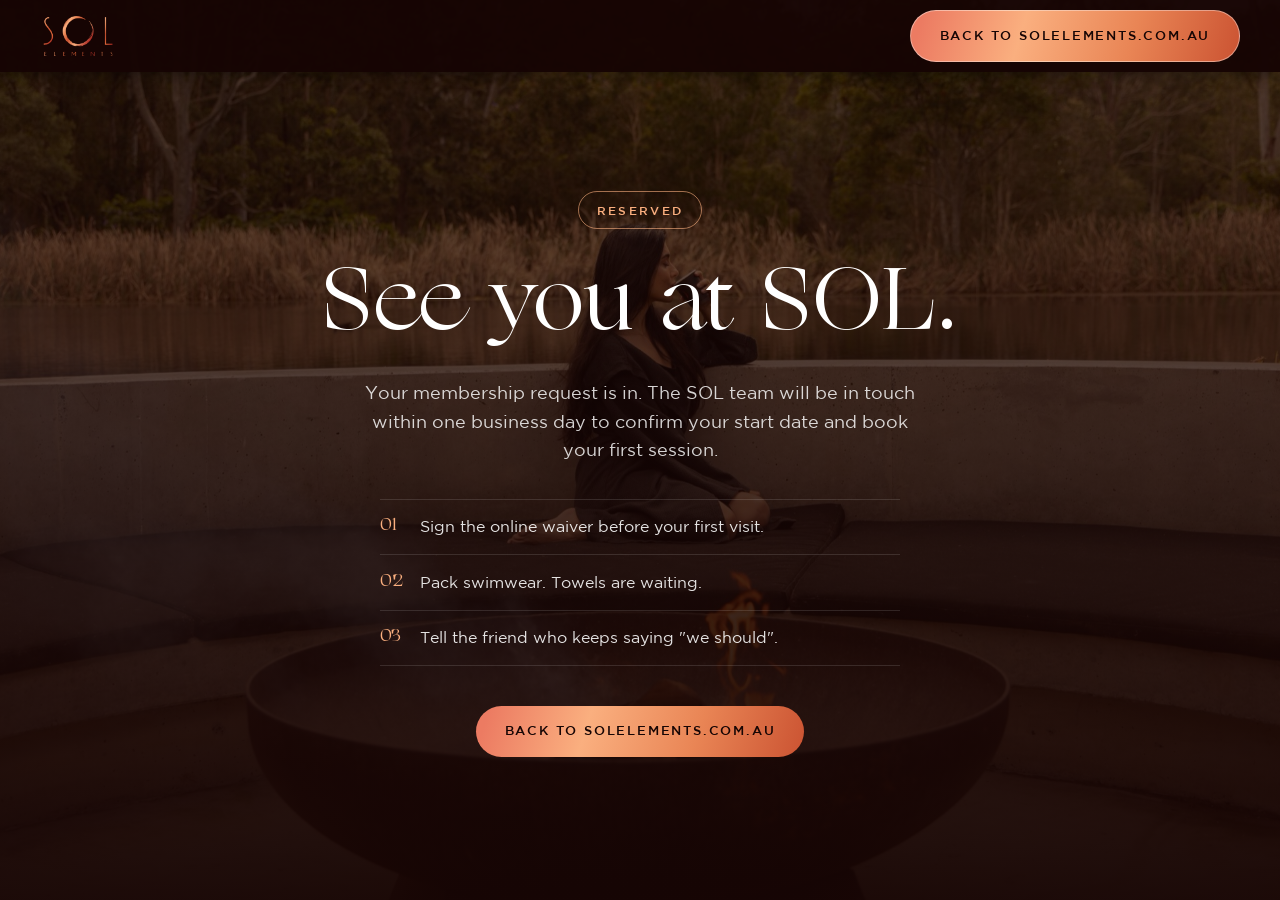
<file: thanks.html>
<!doctype html>
<html lang="en">
<head>
  <meta charset="utf-8">
  <meta name="viewport" content="width=device-width, initial-scale=1">
  <meta name="robots" content="noindex,nofollow">
  <title>You're on the list | SOL Elements</title>
  <meta name="description" content="Your SOL Bathhouse Membership request is in. The SOL team will confirm your start date and book your first session.">
  <link rel="icon" href="images/favicon.png">
  <link rel="stylesheet" href="css/normalize.css">
  <link rel="stylesheet" href="css/style.css">
  <style>
    body { background: var(--dark); color: #fff; }
    .nav--scrolled { background: rgba(22,5,4,.96); box-shadow: 0 2px 12px rgba(0,0,0,.4); }
    .nav__logo img { height: 40px; }
    .btn--ghost { background: transparent; border: 1px solid rgba(255,255,255,.4); color: #fff; font-family: var(--font-body); font-weight: 500; font-size: .8rem; letter-spacing: .14em; text-transform: uppercase; }
    .thanks { position: relative; min-height: 100vh; display: flex; align-items: center; overflow: hidden; padding: 8rem 0 5rem; }
    .thanks__bg { position: absolute; inset: 0; width: 100%; height: 100%; object-fit: cover; z-index: 0; }
    .thanks::after { content: ''; position: absolute; inset: 0; background: linear-gradient(180deg, rgba(22,5,4,.55) 0%, rgba(22,5,4,.85) 70%, rgba(22,5,4,.97) 100%); z-index: 1; }
    .thanks__inner { position: relative; z-index: 2; text-align: center; }
    .badge { display: inline-flex; align-items: center; gap: .6rem; padding: .55rem 1.1rem; border: 1px solid rgba(250,175,127,.6); border-radius: 999px; font-family: var(--font-body); font-weight: 500; font-size: .72rem; letter-spacing: .2em; text-transform: uppercase; color: #faaf7f; margin-bottom: 1.75rem; }
    .thanks h1 { font-size: clamp(2.8rem, 7vw, 5.5rem); font-weight: 400; margin-bottom: 1.25rem; }
    .thanks p { max-width: 560px; margin: 0 auto 2.25rem; color: rgba(255,255,255,.82); font-size: 1.1rem; }
    .thanks ul { list-style: none; padding: 0; margin: 0 auto 2.5rem; max-width: 520px; text-align: left; }
    .thanks li { display: flex; gap: .9rem; align-items: flex-start; padding: .9rem 0; border-top: 1px solid rgba(255,255,255,.12); color: rgba(255,255,255,.88); }
    .thanks li:last-child { border-bottom: 1px solid rgba(255,255,255,.12); }
    .thanks li span.n { font-family: var(--font-heading); color: #faaf7f; font-size: 1.1rem; line-height: 1.4; min-width: 1.6rem; }
    .thanks__sign { font-family: var(--font-heading); font-size: 1.6rem; color: #faaf7f; margin-top: 1rem; }
    .btn { font-family: var(--font-body); font-weight: 500; letter-spacing: .14em; text-transform: uppercase; font-size: .8rem; background: linear-gradient(107deg, #ec7b62 4%, #faaf7f 34%, #e98555 67%, #cb5332 100%); color: #160504; }
  </style>
</head>
<body>
  <header class="nav nav--scrolled">
    <div class="container nav__inner">
      <a href="index.html" class="nav__logo"><img src="images/logo-sol-elements.png" alt="SOL Elements"></a>
      <a href="https://www.solelements.com.au/" class="btn btn--ghost">Back to solelements.com.au</a>
    </div>
  </header>
  <section class="thanks">
    <img src="images/tmg-june-270.jpg" alt="A guest in a SOL robe drinking tea beside the fire pit on Lotus Lake" class="thanks__bg">
    <div class="container--narrow thanks__inner">
      <span class="badge">Reserved</span>
      <h1>See you at SOL.</h1>
      <p>Your membership request is in. The SOL team will be in touch within one business day to confirm your start date and book your first session.</p>
      <ul>
        <li><span class="n">01</span><span>Sign the online waiver before your first visit.</span></li>
        <li><span class="n">02</span><span>Pack swimwear. Towels are waiting.</span></li>
        <li><span class="n">03</span><span>Tell the friend who keeps saying "we should".</span></li>
      </ul>
      <a href="https://www.solelements.com.au/" class="btn">Back to solelements.com.au</a>
    </div>
  </section>
</body>
</html>
</file>
<file: css/style.css>
/* style.css - tokens, base, layout, animation. Page-specific styles live in index.html <head>. */
@import url("../fonts/fonts.css"); /* written by scripts/fetch_fonts.py */

:root {
  --brand: #e36b3d;
  --accent: #faaf7f;
  --dark: #160504;
  --text: #1a1a1a;
  --text-light: #4a4a4a;
  --text-muted: #6b6b6b;
  --bg: #ffffff;
  --bg-alt: #f4f2f0;   /* gotcha 5: visible against white */
  --font-heading: "Ogg Roman", Georgia, serif;
  --font-body: "Gotham Book", system-ui, -apple-system, sans-serif;
  --container: 1200px;
  --radius: 10px;
}

html { scroll-behavior: smooth; }
body { font-family: var(--font-body); color: var(--text); background: var(--bg); line-height: 1.6; }
img { object-fit: cover; }

/* Typography - gotcha 1: headings carry their own bottom margin */
h1, h2, h3, h4 { font-family: var(--font-heading); line-height: 1.15; }
h1 { font-size: clamp(2.2rem, 5vw, 3.6rem); margin-bottom: 1.25rem; }
h2 { font-size: clamp(1.7rem, 3.4vw, 2.6rem); margin-bottom: 1rem; }
h3 { font-size: clamp(1.2rem, 2vw, 1.5rem); margin-bottom: 0.75rem; }
p { max-width: 640px; margin-bottom: 1rem; }
p:last-child { margin-bottom: 0; }
.label { display: block; font-size: 0.8rem; letter-spacing: 0.08em; text-transform: uppercase; color: var(--brand); margin-bottom: 0.75rem; } /* gotcha 2 */

/* Layout */
.container { width: min(var(--container), 100% - 2.5rem); margin-inline: auto; }
.container--narrow { width: min(800px, 100% - 2.5rem); margin-inline: auto; }
section { padding: 7rem 0; }
.section--alt { background: var(--bg-alt); }
.section--dark { background: var(--dark); color: #fff; }
.section--centred .label, .section--centred h2 { text-align: center; max-width: none; } /* gotchas 3 + 6 */
.section__intro { max-width: 720px; margin-left: auto; margin-right: auto; text-align: center; font-size: 1.05rem; color: var(--text-light); margin-bottom: 2.5rem !important; } /* gotcha 4 */
.section__sub { max-width: 640px; margin: 0 auto; text-align: center; font-size: 1.1rem; color: var(--text-light); margin-bottom: 1rem !important; } /* gotcha 7 */
.grid-2 { display: grid; grid-template-columns: 1fr 1fr; gap: 4rem; align-items: center; }
.grid-3 { display: grid; grid-template-columns: repeat(3, 1fr); gap: 2rem; }
.card { background: #fff; border: 1px solid #e6e2de; border-radius: var(--radius); padding: 2rem; transition: transform .25s ease, box-shadow .25s ease, border-color .25s ease; }
.card:hover { transform: translateY(-4px); box-shadow: 0 12px 30px rgba(0,0,0,.08); }

/* Buttons */
.btn { display: inline-flex; align-items: center; gap: .5rem; padding: .95rem 1.8rem; border-radius: 999px; background: var(--brand); color: #fff; font-weight: 600; text-decoration: none; transition: transform .2s ease, background .2s ease; }
.btn:hover { transform: translateY(-2px); }
.btn--accent { background: var(--accent); color: var(--dark); }

/* Nav */
.nav { position: fixed; top: 0; left: 0; right: 0; z-index: 100; padding: .6rem 0; transition: background .3s ease, box-shadow .3s ease; }
.nav--scrolled { background: rgba(255,255,255,.96); box-shadow: 0 2px 12px rgba(0,0,0,.06); }
.nav__inner { display: flex; align-items: center; justify-content: space-between; }
.nav__logo img { height: 36px; width: auto; }

/* Animation */
.fade-up { opacity: 0; transform: translateY(24px); transition: opacity .6s ease, transform .6s ease; }
.fade-up.visible { opacity: 1; transform: none; }
.stagger > *:nth-child(2) { transition-delay: .1s; }
.stagger > *:nth-child(3) { transition-delay: .2s; }
.stagger > *:nth-child(4) { transition-delay: .3s; }

/* Responsive */
@media (max-width: 900px) {
  section { padding: 5rem 0; }
  .grid-2, .grid-3 { grid-template-columns: 1fr; gap: 2.5rem; }
  .grid-2 > .grid__image { order: -1; }
}
@media (max-width: 600px) {
  section { padding: 3.5rem 0; }
  h2 { font-size: 1.5rem; }
  .btn { width: 100%; justify-content: center; font-size: .85rem; padding: .75rem 1.4rem; }
  .card { padding: 1.5rem; }
  .nav__logo img { height: 28px; }
  .grid-2, .grid-3 { gap: 2rem; }
}
</file>
